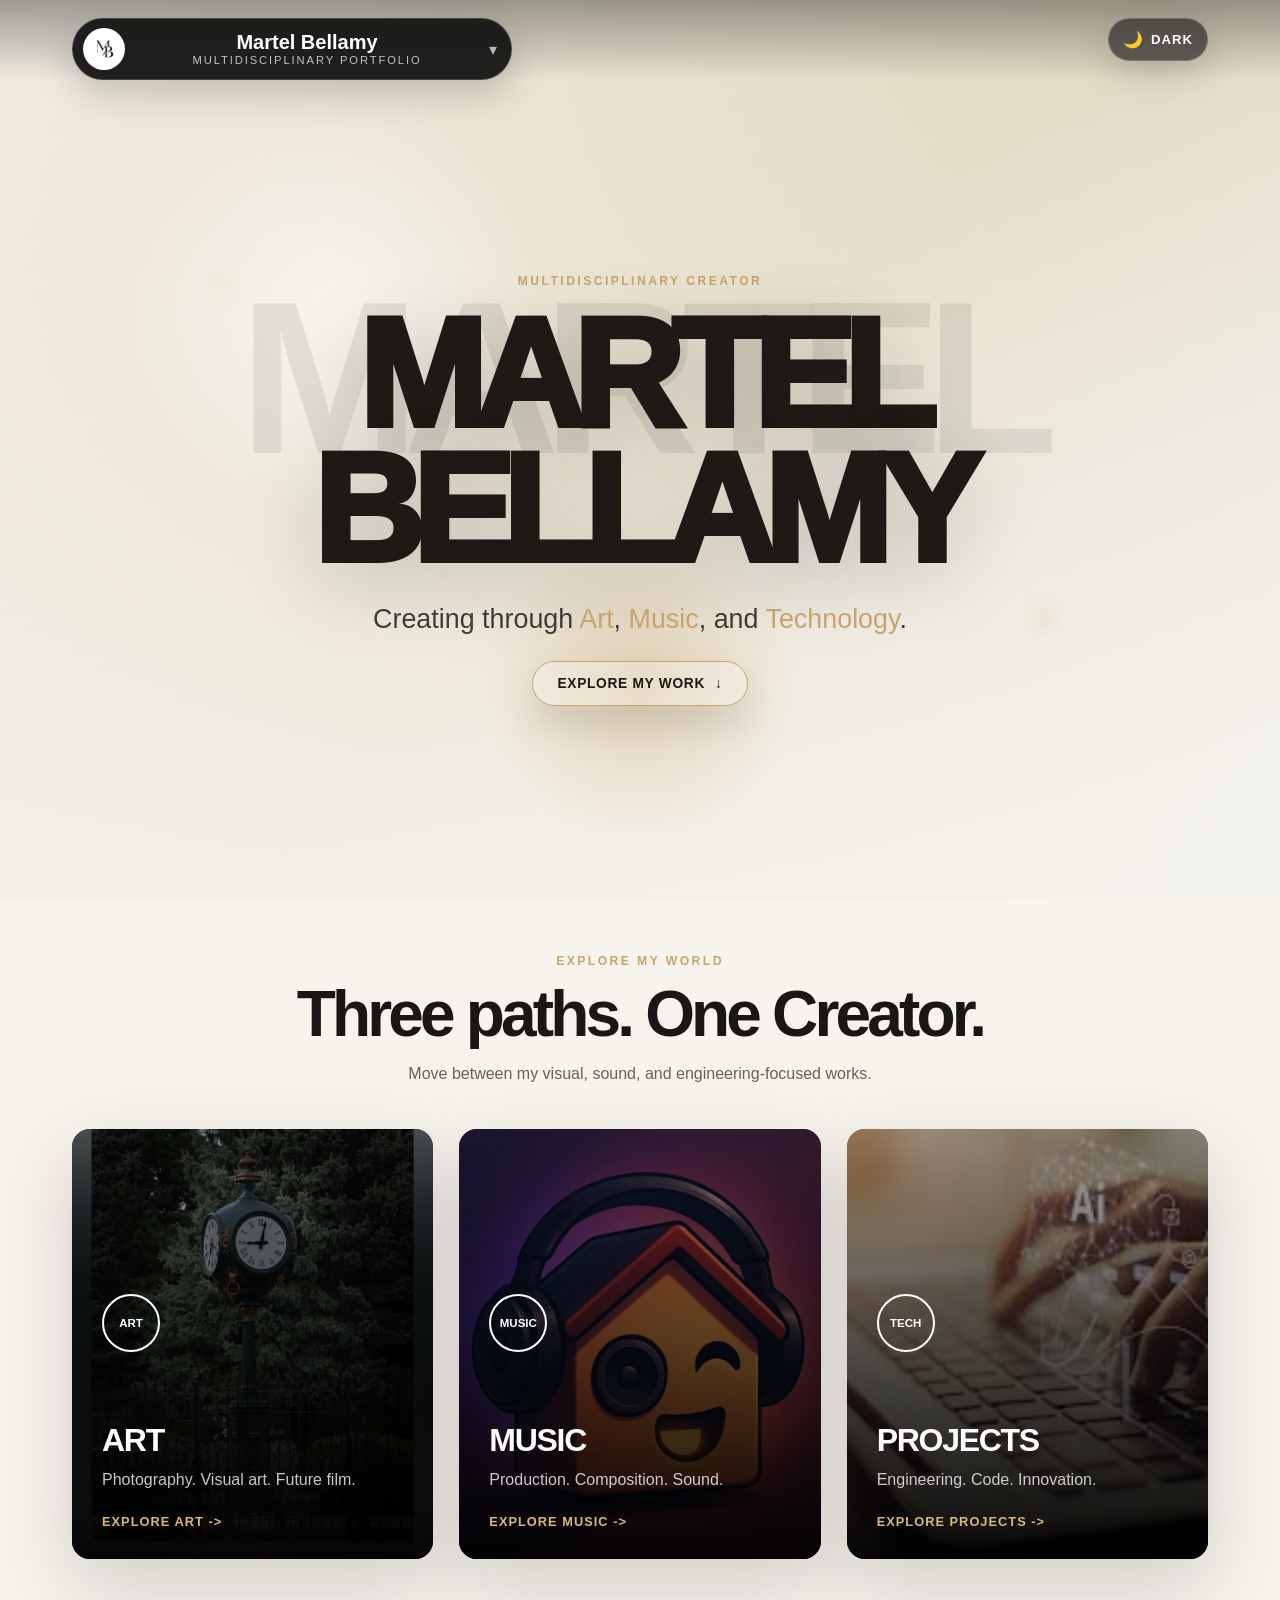
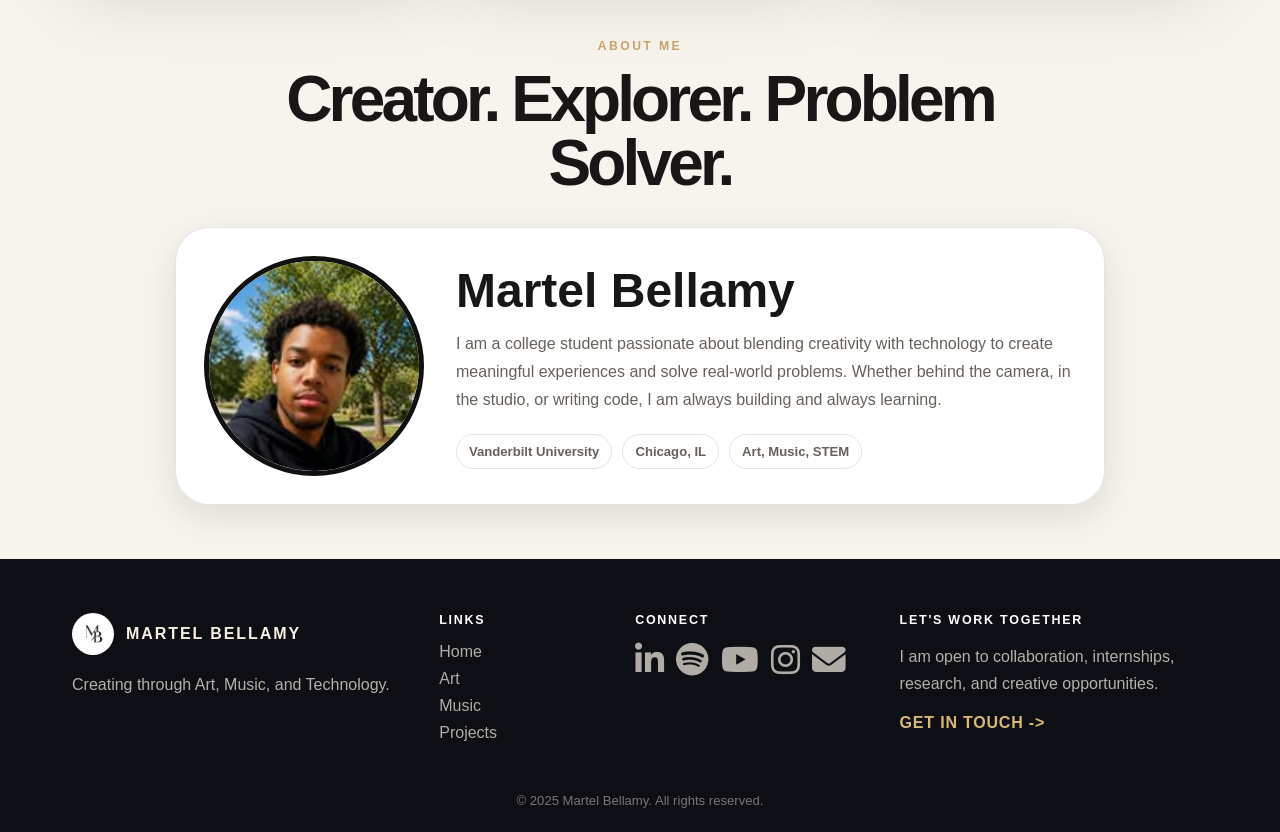
<file: index.html>
<!DOCTYPE html>
<html lang="en">
<head>
    <meta charset="UTF-8">
    <meta name="viewport" content="width=device-width, initial-scale=1.0">
    <title>Martel Bellamy | Portfolio</title>
    <link rel="stylesheet" href="style.css">
    <link rel="stylesheet" href="https://cdnjs.cloudflare.com/ajax/libs/font-awesome/6.5.2/css/all.min.css">
</head>
<body class="home-page">

    <header class="site-header">
        <div class="section-content header-content">
            <div class="brand-group">
                <button type="button" class="brand" aria-expanded="false" aria-label="Open site navigation">
                    <div class="brand-mark">
                        <img src="images/Initials.png" alt="Martel Bellamy logo">
                    </div>
                    <span class="brand-copy">
                        <span class="logo-text">Martel Bellamy</span>
                        <span class="brand-subtext">Multidisciplinary Portfolio</span>
                    </span>
                    <span class="brand-chevron" aria-hidden="true">▾</span>
                </button>

                <nav class="navbar" aria-label="Primary navigation">
                    <ul class="nav-menu">
                        <li><a href="index.html" class="nav-link">Home</a></li>
                        <li class="nav-family"><a href="art.html" class="nav-link">Art</a><div class="nav-supplements"><a href="visual-library.html">Visual Library</a><a href="film-library.html">Films</a></div></li>
                        <li class="nav-family"><a href="music.html" class="nav-link">Music</a><div class="nav-supplements"><a href="music-library.html">Library</a><a href="music-videos.html">Videos</a></div></li>
                        <li><a href="stem.html" class="nav-link">Projects</a></li>
                    </ul>
                </nav>
            </div>

            <div class="header-actions">
                <button type="button" id="themeToggle" class="theme-toggle" aria-label="Toggle dark mode" aria-pressed="false">
                    <span class="theme-toggle-icon" aria-hidden="true">🌙</span>
                    <span class="theme-toggle-text">Dark</span>
                </button>
            </div>
        </div>
    </header>

    <main class="home-main">
        <section class="home-hero" id="hero" aria-label="Portfolio introduction">
            <div class="hero-bg" aria-hidden="true">
                <span class="hero-orb orb-one"></span>
                <span class="hero-orb orb-two"></span>
                <span class="hero-orb orb-three"></span>
            </div>

            <div class="hero-inner section-content reveal-on-scroll">
                <p class="hero-eyebrow">Multidisciplinary Creator</p>
                <h1 class="hero-title">Martel Bellamy</h1>
                <p class="hero-tagline">Creating through <span>Art</span>, <span>Music</span>, and <span>Technology</span>.</p>
                <a href="#featured-pathways" class="hero-button">Explore My Work <span aria-hidden="true">↓</span></a>
            </div>
        </section>

        <section class="home-section pathway-section" id="featured-pathways">
            <div class="section-content compact-center reveal-on-scroll">
                <p class="section-kicker">Explore my world</p>
                <h2 class="section-title">Three paths. One Creator.</h2>
                <p class="section-intro">Move between my visual, sound, and engineering-focused works.</p>

                <div class="pathway-grid">
                    <a class="pathway-card art-card" href="art.html">
                        <div class="pathway-image"></div>
                        <span class="card-icon">ART</span>
                        <h3>Art</h3>
                        <p>Photography. Visual art. Future film.</p>
                        <span class="pathway-link">Explore Art -></span>
                    </a>

                    <a class="pathway-card music-card" href="music.html">
                        <div class="pathway-image"></div>
                        <span class="card-icon">MUSIC</span>
                        <h3>Music</h3>
                        <p>Production. Composition. Sound.</p>
                        <span class="pathway-link">Explore Music -></span>
                    </a>

                    <a class="pathway-card project-card" href="stem.html">
                        <div class="pathway-image"></div>
                        <span class="card-icon">TECH</span>
                        <h3>Projects</h3>
                        <p>Engineering. Code. Innovation.</p>
                        <span class="pathway-link">Explore Projects -></span>
                    </a>
                </div>

                <!-- <div class="featured-work">
                    <p class="section-kicker">Featured Work</p>
                    <div class="featured-grid">
                        <a class="feature-tile photo-feature" href="art.html">
                            <span>Featured Photo</span>
                            <strong>Golden Turn</strong>
                        </a>
                        <a class="feature-tile music-feature" href="music.html">
                            <span>Featured Track</span>
                            <strong>Coming Soon</strong>
                        </a>
                        <a class="feature-tile project-feature" href="stem.html">
                            <span>Featured Project</span>
                            <strong>Portfolio Website</strong>
                        </a>
                    </div>
                </div> -->
            </div>
        </section>

        <section class="home-section about-section" id="about">
            <div class="section-content compact-center reveal-on-scroll">
                <p class="section-kicker">About Me</p>
                <h2 class="section-title">Creator. Explorer. Problem Solver.</h2>
                <div class="about-card cinematic-card">
                    <div class="about-photo-wrap">
                        <img src="images/pfp.jpg" alt="Martel Bellamy" class="about-photo">
                    </div>
                    <div class="about-info">
                        <h3>Martel Bellamy</h3>
                        <p>I am a college student passionate about blending creativity with technology to create meaningful experiences and solve real-world problems. Whether behind the camera, in the studio, or writing code, I am always building and always learning.</p>
                        <div class="about-facts-row">
                            <span>Vanderbilt University</span>
                            <span>Chicago, IL</span>
                            <span>Art, Music, STEM</span>
                        </div>
                    </div>
                </div>
            </div>
        </section>
    </main>

    <footer class="site-footer">
        <div class="section-content footer-grid">
            <div class="footer-brand">
                <div class="footer-logo-row">
                    <img src="images/Initials.png" alt="Martel Bellamy logo">
                    <strong>Martel Bellamy</strong>
                </div>
                <p>Creating through Art, Music, and Technology.</p>
            </div>

            <div class="footer-column">
                <h3>Links</h3>
                <a href="index.html">Home</a>
                <a href="art.html">Art</a>
                <a href="music.html">Music</a>
                <a href="stem.html">Projects</a>
            </div>

            <div class="footer-column">
                <h3>Connect</h3>
                <div class="social-lineup" aria-label="Social media links">
                    <!-- <a href="#" class="social-icon" data-social="BandLab" aria-label="BandLab">
                        <i class="fa-solid fa-wave-square" aria-hidden="true"></i>
                    </a> -->
                    <a href="https://www.linkedin.com/in/martelbellamy/" target="_blank" class="social-icon" data-social="LinkedIn" aria-label="LinkedIn">
                        <i class="fa-brands fa-linkedin-in" aria-hidden="true"></i>
                    </a>
                    <a href="https://open.spotify.com/user/31jhhdififpmprruqsgvi52bbqtm" target="_blank" class="social-icon" data-social="Spotify" aria-label="Spotify">
                        <i class="fa-brands fa-spotify" aria-hidden="true"></i>
                    </a>
                    <!-- <a href="#" class="social-icon" data-social="SoundCloud" aria-label="SoundCloud">
                        <i class="fa-brands fa-soundcloud" aria-hidden="true"></i>
                    </a> -->
                    <a href="https://www.youtube.com/@tarrouz3r7" target="_blank" class="social-icon" data-social="YouTube" aria-label="YouTube">
                        <i class="fa-brands fa-youtube" aria-hidden="true"></i>
                    </a>
                    <!-- <a href="#" class="social-icon" data-social="Bandcamp" aria-label="Bandcamp">
                        <i class="fa-brands fa-bandcamp" aria-hidden="true"></i>
                    </a> -->
                    <a href="https://www.instagram.com/mteezy07.02/" target="_blank" class="social-icon" data-social="Instagram" aria-label="Instagram">
                        <i class="fa-brands fa-instagram" aria-hidden="true"></i>
                    </a>
                    <!-- <a href="#" class="social-icon" data-social="GitHub" aria-label="GitHub">
                        <i class="fa-brands fa-github" aria-hidden="true"></i>
                    </a> -->
                    <a href="mailto:martelpb2007@gmail.com" target="_blank" class="social-icon" data-social="Email" aria-label="Email">
                        <i class="fa-solid fa-envelope" aria-hidden="true"></i>
                    </a>
                </div>
            </div>

            <div class="footer-column footer-contact">
                <h3>Let's Work Together</h3>
                <p>I am open to collaboration, internships, research, and creative opportunities.</p>
                <button type="button" class="text-link-button" data-open-contact>Get in Touch -></button>
            </div>
        </div>
        <p class="footer-bottom">© 2025 Martel Bellamy. All rights reserved.</p>
    </footer>

    <div class="contact-modal" id="contactModal" aria-hidden="true">
        <div class="contact-backdrop" data-close-contact></div>
        <section class="contact-dialog" role="dialog" aria-modal="true" aria-labelledby="contactTitle">
            <button type="button" class="modal-close" data-close-contact aria-label="Close contact box">x</button>
            <p class="section-kicker">Contact</p>
            <h2 id="contactTitle">Get in Touch</h2>
            <div class="contact-list">
                <a href="mailto:martelpb2007@gmail.com">martelpb2007@gmail.com</a>
                <span>Vanderbilt University</span>
                <span>Chicago, IL / Nashville, TN</span>
            </div>
            <form class="quick-email-form" id="quickEmailForm">
                <label for="emailName">Your Name</label>
                <input id="emailName" name="name" type="text" placeholder="Your name">
                <label for="emailMessage">Quick Message</label>
                <textarea id="emailMessage" name="message" rows="5" placeholder="Write a quick message..."></textarea>
                <button type="submit" class="modal-send">Open Email Draft</button>
            </form>
        </section>
    </div>

    <script src="script.js"></script>
</body>
</html>
</file>
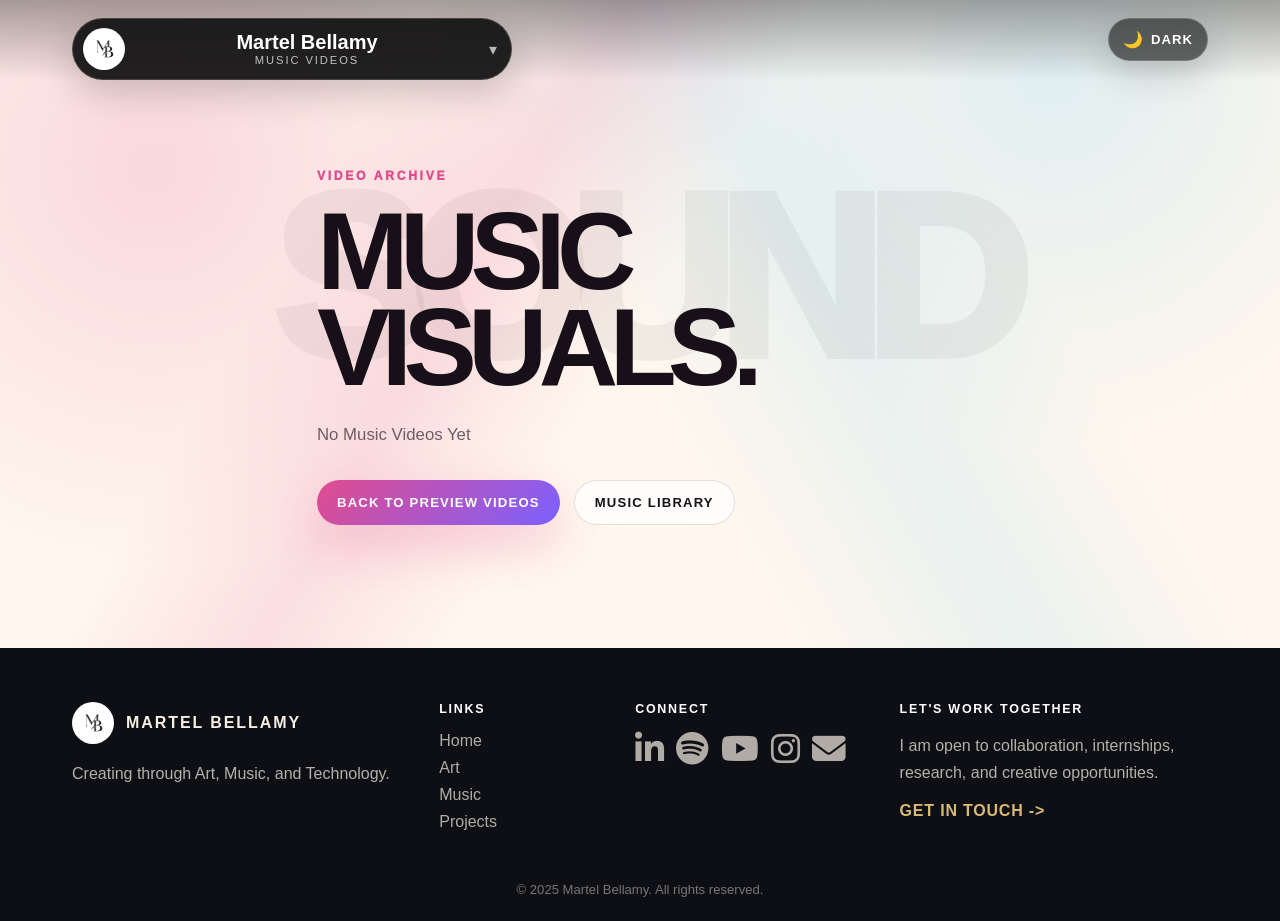
<file: music-videos.html>
<!DOCTYPE html>
<html lang="en">
<head>
    <meta charset="UTF-8">
    <meta name="viewport" content="width=device-width, initial-scale=1.0">
    <title>Martel Bellamy | Music Videos</title>
    <link rel="stylesheet" href="style.css">
    <link rel="stylesheet" href="https://cdnjs.cloudflare.com/ajax/libs/font-awesome/6.5.2/css/all.min.css">
</head>
<body class="music-page">

    <header class="site-header">
        <div class="section-content header-content">
            <div class="brand-group">
                <button type="button" class="brand" aria-expanded="false" aria-label="Open site navigation">
                    <div class="brand-mark"><img src="images/Initials.png" alt="Martel Bellamy logo"></div>
                    <span class="brand-copy"><span class="logo-text">Martel Bellamy</span><span class="brand-subtext">Music Videos</span></span>
                    <span class="brand-chevron" aria-hidden="true">▾</span>
                </button>
                <nav class="navbar" aria-label="Primary navigation">
                    <ul class="nav-menu">
                        <li><a href="index.html" class="nav-link">Home</a></li>
                        <li class="nav-family"><a href="art.html" class="nav-link">Art</a><div class="nav-supplements"><a href="visual-library.html">Visual Library</a><a href="film-library.html">Films</a></div></li>
                        <li class="nav-family"><a href="music.html" class="nav-link">Music</a><div class="nav-supplements"><a href="music-library.html">Library</a><a href="music-videos.html">Videos</a></div></li>
                        <li><a href="stem.html" class="nav-link">Projects</a></li>
                    </ul>
                </nav>
            </div>
            <div class="header-actions"><button type="button" id="themeToggle" class="theme-toggle" aria-label="Toggle dark mode" aria-pressed="false"><span class="theme-toggle-icon" aria-hidden="true">🌙</span><span class="theme-toggle-text">Dark</span></button></div>
        </div>
    </header>

    <main class="music-main archive-main">
        <section class="music-hero archive-hero"><div class="music-stage-glow" aria-hidden="true"></div><div class="section-content music-hero-copy reveal-on-scroll"><p class="music-kicker">Video Archive</p><h1>Music visuals.</h1><p>No Music Videos Yet</p><div class="music-hero-actions"><a href="music.html#preview-videos" class="music-primary-button">Back to Preview Videos</a><a href="music-library.html" class="music-secondary-button">Music Library</a></div></div></section>
        <!-- <section class="music-section section-content reveal-on-scroll"><div class="music-section-heading"><p class="music-kicker">All Videos</p><h2>Preview archive.</h2></div><div class="video-archive-grid"><article class="video-preview-card"><video controls preload="metadata" poster="music/covers/testcover.jpg"><source src="music/videos/test.mp4" type="video/mp4">Your browser does not support the video element.</video><h3>Video Archive Test 01</h3></article>
<article class="video-preview-card"><video controls preload="metadata" poster="music/covers/testcover.jpg"><source src="music/videos/test.mp4" type="video/mp4">Your browser does not support the video element.</video><h3>Video Archive Test 02</h3></article>
<article class="video-preview-card"><video controls preload="metadata" poster="music/covers/testcover.jpg"><source src="music/videos/test.mp4" type="video/mp4">Your browser does not support the video element.</video><h3>Video Archive Test 03</h3></article>
<article class="video-preview-card"><video controls preload="metadata" poster="music/covers/testcover.jpg"><source src="music/videos/test.mp4" type="video/mp4">Your browser does not support the video element.</video><h3>Video Archive Test 04</h3></article>
<article class="video-preview-card"><video controls preload="metadata" poster="music/covers/testcover.jpg"><source src="music/videos/test.mp4" type="video/mp4">Your browser does not support the video element.</video><h3>Video Archive Test 05</h3></article>
<article class="video-preview-card"><video controls preload="metadata" poster="music/covers/testcover.jpg"><source src="music/videos/test.mp4" type="video/mp4">Your browser does not support the video element.</video><h3>Video Archive Test 06</h3></article>
<article class="video-preview-card"><video controls preload="metadata" poster="music/covers/testcover.jpg"><source src="music/videos/test.mp4" type="video/mp4">Your browser does not support the video element.</video><h3>Video Archive Test 07</h3></article>
<article class="video-preview-card"><video controls preload="metadata" poster="music/covers/testcover.jpg"><source src="music/videos/test.mp4" type="video/mp4">Your browser does not support the video element.</video><h3>Video Archive Test 08</h3></article>
<article class="video-preview-card"><video controls preload="metadata" poster="music/covers/testcover.jpg"><source src="music/videos/test.mp4" type="video/mp4">Your browser does not support the video element.</video><h3>Video Archive Test 09</h3></article>
<article class="video-preview-card"><video controls preload="metadata" poster="music/covers/testcover.jpg"><source src="music/videos/test.mp4" type="video/mp4">Your browser does not support the video element.</video><h3>Video Archive Test 10</h3></article>
<article class="video-preview-card"><video controls preload="metadata" poster="music/covers/testcover.jpg"><source src="music/videos/test.mp4" type="video/mp4">Your browser does not support the video element.</video><h3>Video Archive Test 11</h3></article>
<article class="video-preview-card"><video controls preload="metadata" poster="music/covers/testcover.jpg"><source src="music/videos/test.mp4" type="video/mp4">Your browser does not support the video element.</video><h3>Video Archive Test 12</h3></article></div></section> -->
    </main>
    
    <footer class="site-footer">
        <div class="section-content footer-grid">
            <div class="footer-brand">
                <div class="footer-logo-row">
                    <img src="images/Initials.png" alt="Martel Bellamy logo">
                    <strong>Martel Bellamy</strong>
                </div>
                <p>Creating through Art, Music, and Technology.</p>
            </div>

            <div class="footer-column">
                <h3>Links</h3>
                <a href="index.html">Home</a>
                <a href="art.html">Art</a>
                <a href="music.html">Music</a>
                <a href="stem.html">Projects</a>
            </div>

            <div class="footer-column">
                <h3>Connect</h3>
                <div class="social-lineup" aria-label="Social media links">
                    <!-- <a href="#" class="social-icon" data-social="BandLab" aria-label="BandLab">
                        <i class="fa-solid fa-wave-square" aria-hidden="true"></i>
                    </a> -->
                    <a href="https://www.linkedin.com/in/martelbellamy/" target="_blank" class="social-icon" data-social="LinkedIn" aria-label="LinkedIn">
                        <i class="fa-brands fa-linkedin-in" aria-hidden="true"></i>
                    </a>
                    <a href="https://open.spotify.com/user/31jhhdififpmprruqsgvi52bbqtm" target="_blank" class="social-icon" data-social="Spotify" aria-label="Spotify">
                        <i class="fa-brands fa-spotify" aria-hidden="true"></i>
                    </a>
                    <!-- <a href="#" class="social-icon" data-social="SoundCloud" aria-label="SoundCloud">
                        <i class="fa-brands fa-soundcloud" aria-hidden="true"></i>
                    </a> -->
                    <a href="https://www.youtube.com/@tarrouz3r7" target="_blank" class="social-icon" data-social="YouTube" aria-label="YouTube">
                        <i class="fa-brands fa-youtube" aria-hidden="true"></i>
                    </a>
                    <!-- <a href="#" class="social-icon" data-social="Bandcamp" aria-label="Bandcamp">
                        <i class="fa-brands fa-bandcamp" aria-hidden="true"></i>
                    </a> -->
                    <a href="https://www.instagram.com/mteezy07.02/" target="_blank" class="social-icon" data-social="Instagram" aria-label="Instagram">
                        <i class="fa-brands fa-instagram" aria-hidden="true"></i>
                    </a>
                    <!-- <a href="#" class="social-icon" data-social="GitHub" aria-label="GitHub">
                        <i class="fa-brands fa-github" aria-hidden="true"></i>
                    </a> -->
                    <a href="mailto:martelpb2007@gmail.com" target="_blank" class="social-icon" data-social="Email" aria-label="Email">
                        <i class="fa-solid fa-envelope" aria-hidden="true"></i>
                    </a>
                </div>
            </div>
            
            <div class="footer-column footer-contact">
                <h3>Let's Work Together</h3>
                <p>I am open to collaboration, internships, research, and creative opportunities.</p>
                <button type="button" class="text-link-button" data-open-contact>Get in Touch -></button>
            </div>
        </div>
        <p class="footer-bottom">© 2025 Martel Bellamy. All rights reserved.</p>
    </footer>

    <div class="contact-modal" id="contactModal" aria-hidden="true"><div class="contact-backdrop" data-close-contact></div><section class="contact-dialog" role="dialog" aria-modal="true" aria-labelledby="contactTitle"><button type="button" class="modal-close" data-close-contact aria-label="Close contact box">x</button><p class="section-kicker">Contact</p><h2 id="contactTitle">Get in Touch</h2><div class="contact-list"><a href="mailto:martelpb2007@gmail.com">martelpb2007@gmail.com</a><span>Vanderbilt University</span><span>Chicago, IL / Nashville, TN</span></div><form class="quick-email-form" id="quickEmailForm"><label for="emailName">Your Name</label><input id="emailName" name="name" type="text" placeholder="Your name"><label for="emailMessage">Quick Message</label><textarea id="emailMessage" name="message" rows="5" placeholder="Write a quick message..."></textarea><button type="submit" class="modal-send">Open Email Draft</button></form></section></div>
    <script src="script.js"></script>
</body>
</html>
</file>
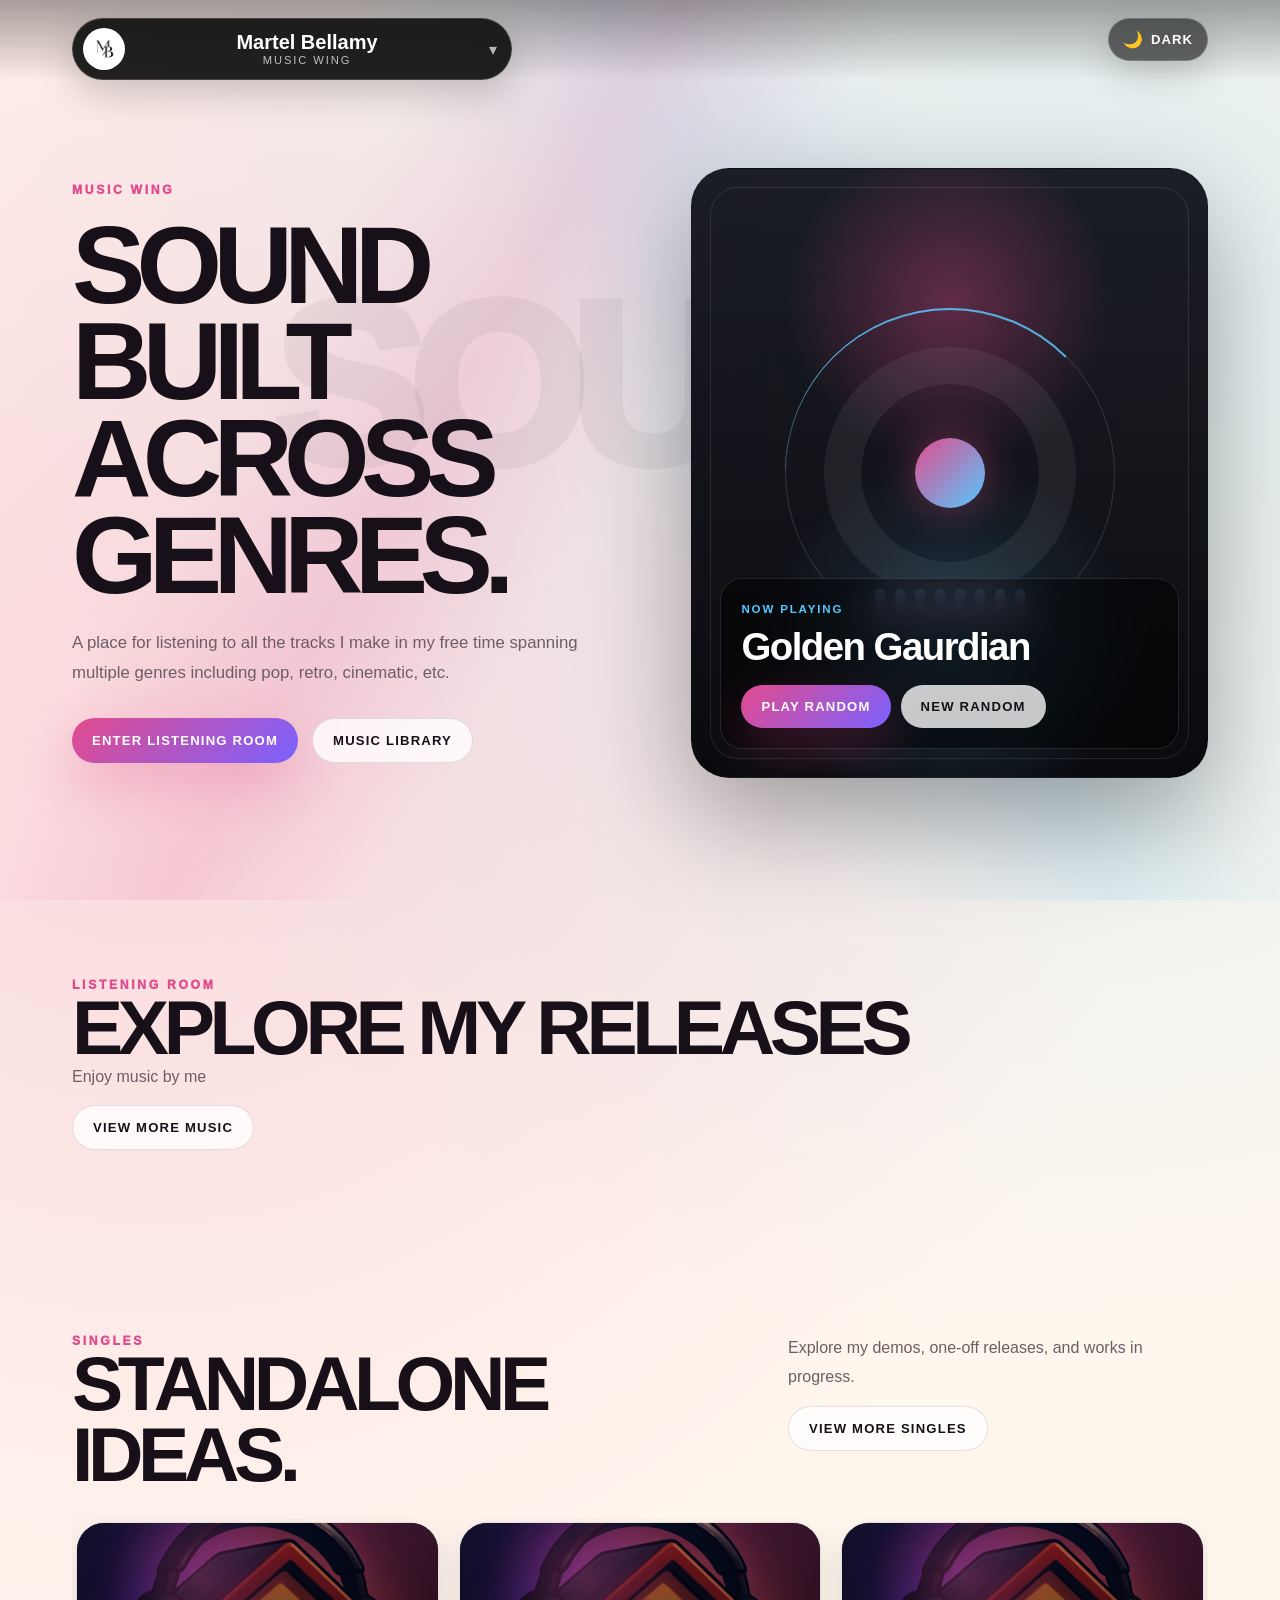
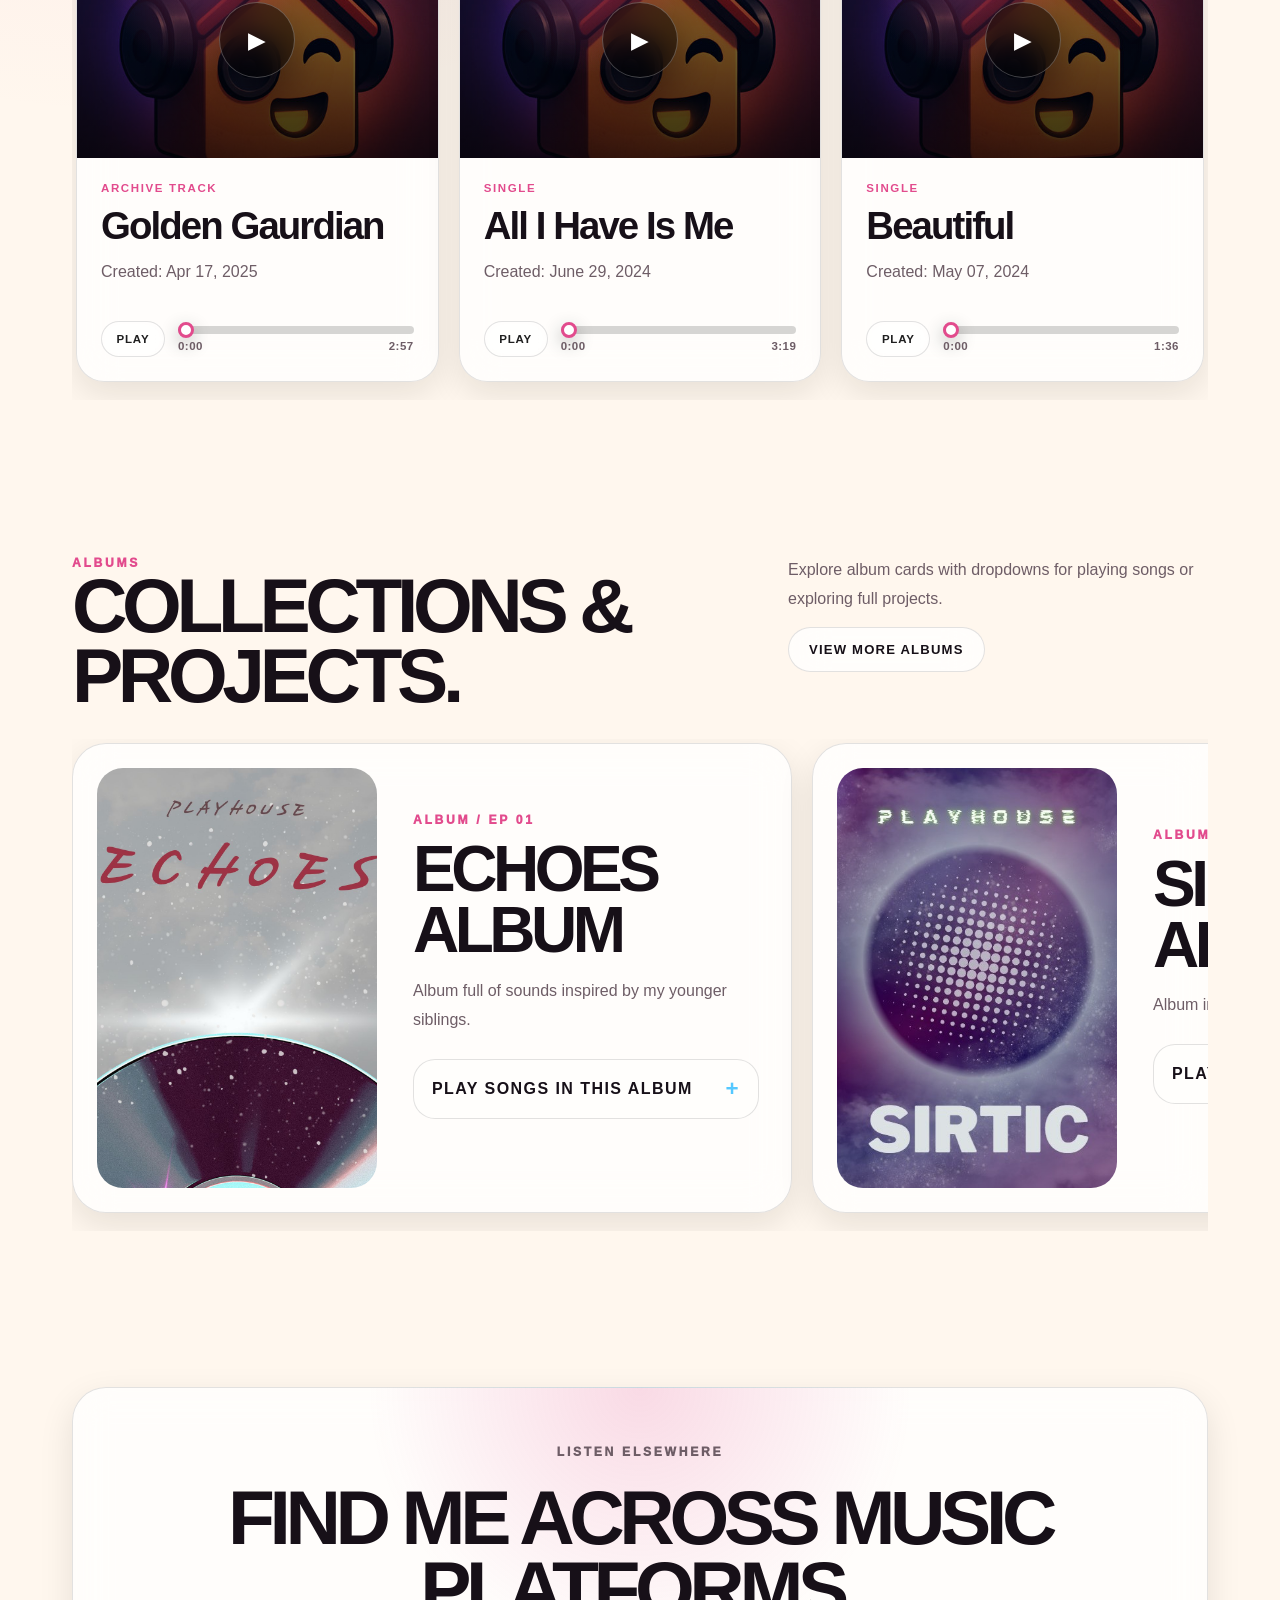
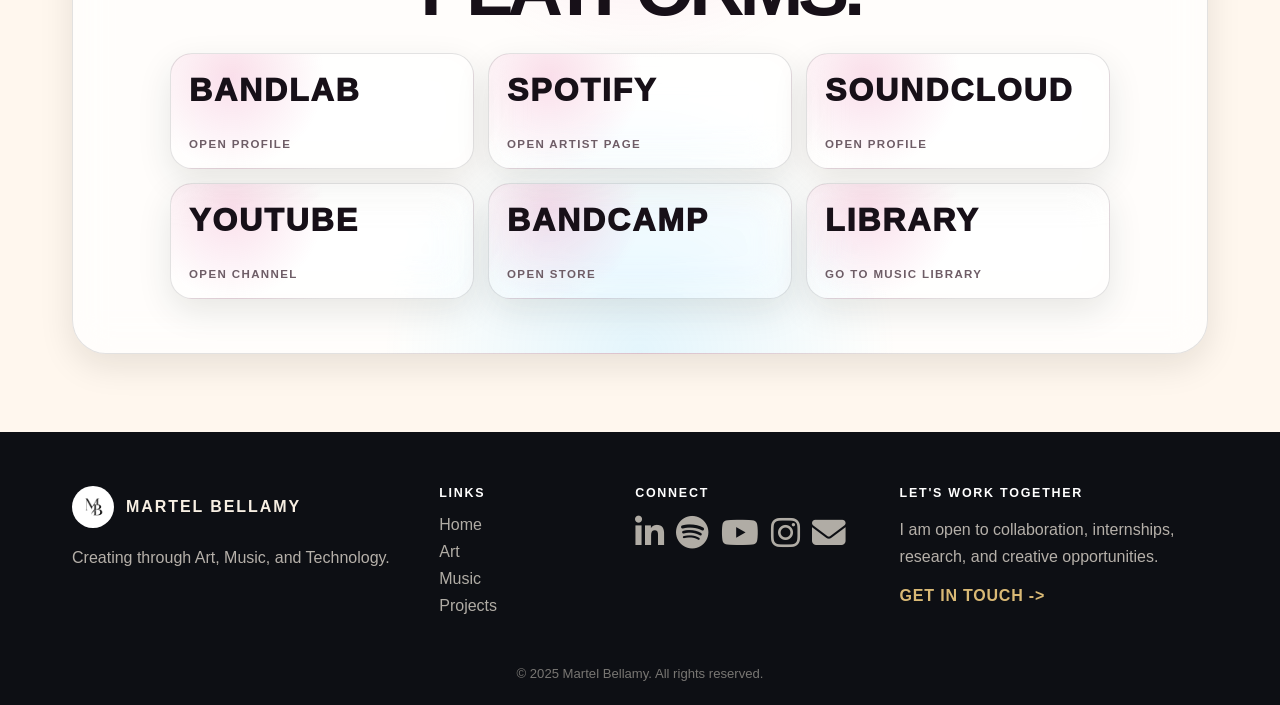
<file: music.html>
<!DOCTYPE html>
<html lang="en">
<head>
    <meta charset="UTF-8">
    <meta name="viewport" content="width=device-width, initial-scale=1.0">
    <title>Martel Bellamy | Music</title>
    <link rel="stylesheet" href="style.css">
    <link rel="stylesheet" href="https://cdnjs.cloudflare.com/ajax/libs/font-awesome/6.5.2/css/all.min.css">
</head>
<body class="music-page">

    <header class="site-header">
        <div class="section-content header-content">
            <div class="brand-group">
                <button type="button" class="brand" aria-expanded="false" aria-label="Open site navigation">
                    <div class="brand-mark"><img src="images/Initials.png" alt="Martel Bellamy logo"></div>
                    <span class="brand-copy"><span class="logo-text">Martel Bellamy</span><span class="brand-subtext">Music Wing</span></span>
                    <span class="brand-chevron" aria-hidden="true">▾</span>
                </button>
                <nav class="navbar" aria-label="Primary navigation">
                    <ul class="nav-menu">
                        <li><a href="index.html" class="nav-link">Home</a></li>
                        <li class="nav-family"><a href="art.html" class="nav-link">Art</a><div class="nav-supplements"><a href="visual-library.html">Visual Library</a><a href="film-library.html">Films</a></div></li>
                        <li class="nav-family"><a href="music.html" class="nav-link">Music</a><div class="nav-supplements"><a href="music-library.html">Library</a><a href="music-videos.html">Videos</a></div></li>
                        <li><a href="stem.html" class="nav-link">Projects</a></li>
                    </ul>
                </nav>
            </div>
            <div class="header-actions"><button type="button" id="themeToggle" class="theme-toggle" aria-label="Toggle dark mode" aria-pressed="false"><span class="theme-toggle-icon" aria-hidden="true">🌙</span><span class="theme-toggle-text">Dark</span></button></div>
        </div>
    </header>

    <main class="music-main">
        <section class="music-hero" aria-label="Music page introduction">
            <div class="music-stage-glow" aria-hidden="true"></div>
            <div class="section-content music-hero-grid reveal-on-scroll">
                <div class="music-hero-copy">
                    <p class="music-kicker">Music Wing</p>
                    <h1>Sound built across genres.</h1>
                    <p>A place for listening to all the tracks I make in my free time spanning multiple genres including pop, retro, cinematic, etc.</p>
                    <div class="music-hero-actions"><a href="#listening-room" class="music-primary-button">Enter Listening Room</a><a href="music-library.html" class="music-secondary-button">Music Library</a></div>
                </div>
                <div class="stage-card" aria-label="Random music player">
                    <div class="record-orbit" aria-hidden="true"><span></span></div>
                    <div class="visualizer-bars" aria-hidden="true"><span></span><span></span><span></span><span></span><span></span><span></span><span></span><span></span></div>
                    <div class="stage-card-copy random-player" data-random-player>
                        <span>Now Playing</span><strong id="randomTrackTitle">Original Sounds</strong><p id="randomTrackDescription">Press play to hear a random placeholder song from music/audio.</p>
                        <audio id="randomAudioPlayer" preload="metadata"><source src="music/audio/test.mp3" type="audio/mp3"></audio>
                        <div class="random-player-actions"><button type="button" class="music-primary-button" id="randomPlayPause">Play Random</button><button type="button" class="music-secondary-button" id="randomNextTrack">New Random</button></div>
                    </div>
                </div>
            </div>
        </section>

        <section class="music-section section-content reveal-on-scroll" id="listening-room">
            <div class="music-section-heading with-view-more">
                <div>
                    <p class="music-kicker">Listening Room</p>
                    <h2>Explore My Releases</h2>
                    <p class="music-heading-note">Enjoy music by me</p>
                </div>
                <a href="music-library.html" class="music-secondary-button view-more-button">View More Music</a>
            </div>

            <!-- <div class="music-filter" aria-label="Filter music cards">
                <button type="button" class="active" data-music-filter="all">All</button>
                <button type="button" data-music-filter="beats">Beats</button>
                <button type="button" data-music-filter="experimental">Experimental</button>
                <button type="button" data-music-filter="cinematic">Cinematic</button>
            </div>
            
            <div class="track-grid media-scroll track-scroll">
                <article class="track-card filter-track featured-track" data-genre="beats experimental cinematic">
                    <div class="track-art has-cover playable-cover"><img src="music/covers/cover.jpg" alt="Featured Track Test cover art"><button type="button" class="cover-play-button" data-audio-toggle aria-label="Play or pause Featured Track Test">▶</button></div>
                    <div class="track-info"><p>Featured Track</p><h3>Featured Track Test</h3><span>Main spotlight track for the music page.</span></div>
                    <div class="custom-audio-control" data-audio-control>
                        <button type="button" class="inline-play-button" data-audio-toggle>Play</button>
                        <div class="audio-progress-area">
                            <input type="range" class="audio-progress" value="0" min="0" max="100" step="0.1" aria-label="Progress for Featured Track Test">
                            <div class="audio-time"><span class="current-time">0:00</span><span class="duration">0:00</span></div>
                        </div>
                        <audio class="custom-audio" preload="metadata" controlsList="nodownload"><source src="music/audio/test.mp3" type="audio/mp3">Your browser does not support the audio element.</audio>
                    </div>
                </article>

                <article class="track-card filter-track " data-genre="beats">
                    <div class="track-art has-cover playable-cover"><img src="music/covers/cover.jpg" alt="Instrumental Test cover art"><button type="button" class="cover-play-button" data-audio-toggle aria-label="Play or pause Instrumental Test">▶</button></div>
                    <div class="track-info"><p>Beat / Instrumental</p><h3>Instrumental Test</h3><span>Placeholder for a beat, instrumental, or production idea.</span></div>
                    <div class="custom-audio-control" data-audio-control>
                        <button type="button" class="inline-play-button" data-audio-toggle>Play</button>
                        <div class="audio-progress-area">
                            <input type="range" class="audio-progress" value="0" min="0" max="100" step="0.1" aria-label="Progress for Instrumental Test">
                            <div class="audio-time"><span class="current-time">0:00</span><span class="duration">0:00</span></div>
                        </div>
                        <audio class="custom-audio" preload="metadata" controlsList="nodownload"><source src="music/audio/test.mp3" type="audio/mp3">Your browser does not support the audio element.</audio>
                    </div>
                </article>

                <article class="track-card filter-track " data-genre="beats">
                    <div class="track-art has-cover playable-cover"><img src="music/covers/cover.jpg" alt="Beat Test 02 cover art"><button type="button" class="cover-play-button" data-audio-toggle aria-label="Play or pause Beat Test 02">▶</button></div>
                    <div class="track-info"><p>Beat Sketch</p><h3>Beat Test 02</h3><span>Another beat card for future production work.</span></div>
                    <div class="custom-audio-control" data-audio-control>
                        <button type="button" class="inline-play-button" data-audio-toggle>Play</button>
                        <div class="audio-progress-area">
                            <input type="range" class="audio-progress" value="0" min="0" max="100" step="0.1" aria-label="Progress for Beat Test 02">
                            <div class="audio-time"><span class="current-time">0:00</span><span class="duration">0:00</span></div>
                        </div>
                        <audio class="custom-audio" preload="metadata" controlsList="nodownload"><source src="music/audio/test.mp3" type="audio/mp3">Your browser does not support the audio element.</audio>
                    </div>
                </article>

                <article class="track-card filter-track " data-genre="experimental cinematic">
                    <div class="track-art has-cover playable-cover"><img src="music/covers/cover.jpg" alt="Experimental Test cover art"><button type="button" class="cover-play-button" data-audio-toggle aria-label="Play or pause Experimental Test">▶</button></div>
                    <div class="track-info"><p>Experimental Sound</p><h3>Experimental Test</h3><span>Placeholder for unusual textures, genre blends, and sound experiments.</span></div>
                    <div class="custom-audio-control" data-audio-control>
                        <button type="button" class="inline-play-button" data-audio-toggle>Play</button>
                        <div class="audio-progress-area">
                            <input type="range" class="audio-progress" value="0" min="0" max="100" step="0.1" aria-label="Progress for Experimental Test">
                            <div class="audio-time"><span class="current-time">0:00</span><span class="duration">0:00</span></div>
                        </div>
                        <audio class="custom-audio" preload="metadata" controlsList="nodownload"><source src="music/audio/test.mp3" type="audio/mp3">Your browser does not support the audio element.</audio>
                    </div>
                </article>

                <article class="track-card filter-track " data-genre="experimental">
                    <div class="track-art has-cover playable-cover"><img src="music/covers/cover.jpg" alt="Experimental Test 02 cover art"><button type="button" class="cover-play-button" data-audio-toggle aria-label="Play or pause Experimental Test 02">▶</button></div>
                    <div class="track-info"><p>Experimental Sketch</p><h3>Experimental Test 02</h3><span>A second experimental slot for genre-bending ideas.</span></div>
                    <div class="custom-audio-control" data-audio-control>
                        <button type="button" class="inline-play-button" data-audio-toggle>Play</button>
                        <div class="audio-progress-area">
                            <input type="range" class="audio-progress" value="0" min="0" max="100" step="0.1" aria-label="Progress for Experimental Test 02">
                            <div class="audio-time"><span class="current-time">0:00</span><span class="duration">0:00</span></div>
                        </div>
                        <audio class="custom-audio" preload="metadata" controlsList="nodownload"><source src="music/audio/test.mp3" type="audio/mp3">Your browser does not support the audio element.</audio>
                    </div>
                </article>

                <article class="track-card filter-track " data-genre="cinematic">
                    <div class="track-art has-cover playable-cover"><img src="music/covers/cover.jpg" alt="Cinematic Test 01 cover art"><button type="button" class="cover-play-button" data-audio-toggle aria-label="Play or pause Cinematic Test 01">▶</button></div>
                    <div class="track-info"><p>Cinematic Sketch</p><h3>Cinematic Test 01</h3><span>A soundtrack-style placeholder for film or atmospheric ideas.</span></div>
                    <div class="custom-audio-control" data-audio-control>
                        <button type="button" class="inline-play-button" data-audio-toggle>Play</button>
                        <div class="audio-progress-area">
                            <input type="range" class="audio-progress" value="0" min="0" max="100" step="0.1" aria-label="Progress for Cinematic Test 01">
                            <div class="audio-time"><span class="current-time">0:00</span><span class="duration">0:00</span></div>
                        </div>
                        <audio class="custom-audio" preload="metadata" controlsList="nodownload"><source src="music/audio/test.mp3" type="audio/mp3">Your browser does not support the audio element.</audio>
                    </div>
                </article>

                <article class="track-card filter-track " data-genre="beats experimental">
                    <div class="track-art has-cover playable-cover"><img src="music/covers/cover.jpg" alt="Hybrid Test 01 cover art"><button type="button" class="cover-play-button" data-audio-toggle aria-label="Play or pause Hybrid Test 01">▶</button></div>
                    <div class="track-info"><p>Hybrid Track</p><h3>Hybrid Test 01</h3><span>A mixed-style placeholder that can fit multiple audiences.</span></div>
                    <div class="custom-audio-control" data-audio-control>
                        <button type="button" class="inline-play-button" data-audio-toggle>Play</button>
                        <div class="audio-progress-area">
                            <input type="range" class="audio-progress" value="0" min="0" max="100" step="0.1" aria-label="Progress for Hybrid Test 01">
                            <div class="audio-time"><span class="current-time">0:00</span><span class="duration">0:00</span></div>
                        </div>
                        <audio class="custom-audio" preload="metadata" controlsList="nodownload"><source src="music/audio/test.mp3" type="audio/mp3">Your browser does not support the audio element.</audio>
                    </div>
                </article>

                <article class="track-card filter-track " data-genre="beats cinematic">
                    <div class="track-art has-cover playable-cover"><img src="music/covers/cover.jpg" alt="Cinematic Beat Test cover art"><button type="button" class="cover-play-button" data-audio-toggle aria-label="Play or pause Cinematic Beat Test">▶</button></div>
                    <div class="track-info"><p>Cinematic Beat</p><h3>Cinematic Beat Test</h3><span>A beat with cinematic energy and future visual potential.</span></div>
                    <div class="custom-audio-control" data-audio-control>
                        <button type="button" class="inline-play-button" data-audio-toggle>Play</button>
                        <div class="audio-progress-area">
                            <input type="range" class="audio-progress" value="0" min="0" max="100" step="0.1" aria-label="Progress for Cinematic Beat Test">
                            <div class="audio-time"><span class="current-time">0:00</span><span class="duration">0:00</span></div>
                        </div>
                        <audio class="custom-audio" preload="metadata" controlsList="nodownload"><source src="music/audio/test.mp3" type="audio/mp3">Your browser does not support the audio element.</audio>
                    </div>
                </article>
            </div> -->
        </section>

        <section class="music-section section-content reveal-on-scroll" id="singles">
            <div class="music-section-heading split-heading with-view-more">
                <div>
                    <p class="music-kicker">Singles</p>
                    <h2>Standalone ideas.</h2>
                </div>
                <div class="section-actions">
                    <p class="music-heading-note">Explore my demos, one-off releases, and works in progress.</p>
                    <a href="music-library.html#singles" class="music-secondary-button view-more-button">View More Singles</a>
                </div>
            </div>

            <div class="track-grid media-scroll singles-layout">
                <article class="track-card filter-track " data-genre="beats">
                    <div class="track-art has-cover playable-cover">
                        <img src="music/covers/cover.jpg" alt="Golden Gaurdian cover art">
                        <button type="button" class="cover-play-button" data-audio-toggle aria-label="Play or pause Golden Gaurdian">▶</button>
                    </div>
                    <div class="track-info">
                        <p>Archive Track</p>
                        <h3>Golden Gaurdian</h3>
                        <span>Created: Apr 17, 2025</span>
                    </div>
                    <div class="custom-audio-control" data-audio-control>
                        <button type="button" class="inline-play-button" data-audio-toggle>Play</button>
                        <div class="audio-progress-area">
                            <input type="range" class="audio-progress" value="0" min="0" max="100" step="0.1" aria-label="Progress for Golden Gaurdian">
                            <div class="audio-time">
                                <span class="current-time">0:00</span>
                                <span class="duration">0:00</span>
                            </div>
                        </div>
                        <audio class="custom-audio" preload="metadata" controlsList="nodownload"><source src="music/audio/singles/golden-gaurdian.mp3" type="audio/mp3">Your browser does not support the audio element.</audio>
                    </div>
                </article>

                <article class="track-card filter-track " data-genre="beats cinematic">
                    <div class="track-art has-cover playable-cover">
                        <img src="music/covers/cover.jpg" alt="All I Have Is Me cover art">
                        <button type="button" class="cover-play-button" data-audio-toggle aria-label="Play or pause All I Have Is Me">▶</button>
                    </div>
                    <div class="track-info">
                        <p>Single</p>
                        <h3>All I Have Is Me</h3>
                        <span>Created: June 29, 2024</span>
                    </div>
                    <div class="custom-audio-control" data-audio-control>
                        <button type="button" class="inline-play-button" data-audio-toggle>Play</button>
                        <div class="audio-progress-area">
                            <input type="range" class="audio-progress" value="0" min="0" max="100" step="0.1" aria-label="Progress for All I Have Is Me">
                            <div class="audio-time">
                                <span class="current-time">0:00</span>
                                <span class="duration">0:00</span>
                            </div>
                        </div>
                        <audio class="custom-audio" preload="metadata" controlsList="nodownload"><source src="music/audio/singles/all-i-have-is-me.mp3" type="audio/mp3">Your browser does not support the audio element.</audio>
                    </div>
                </article>

                <article class="track-card filter-track " data-genre="beats cinematic">
                    <div class="track-art has-cover playable-cover">
                        <img src="music/covers/cover.jpg" alt="Beautiful cover art">
                        <button type="button" class="cover-play-button" data-audio-toggle aria-label="Play or pause Beautiful">▶</button>
                    </div>
                    <div class="track-info">
                        <p>Single</p>
                        <h3>Beautiful</h3>
                        <span>Created: May 07, 2024</span>
                    </div>
                    <div class="custom-audio-control" data-audio-control>
                        <button type="button" class="inline-play-button" data-audio-toggle>Play</button>
                        <div class="audio-progress-area">
                            <input type="range" class="audio-progress" value="0" min="0" max="100" step="0.1" aria-label="Progress for Beautiful">
                            <div class="audio-time">
                                <span class="current-time">0:00</span>
                                <span class="duration">0:00</span>
                            </div>
                        </div>
                        <audio class="custom-audio" preload="metadata" controlsList="nodownload"><source src="music/audio/singles/beautiful.mp3" type="audio/mp3">Your browser does not support the audio element.</audio>
                    </div>
                </article>

                
            </div>
        </section>

        <section class="music-section section-content reveal-on-scroll" id="albums">
            <div class="music-section-heading split-heading with-view-more">
                <div>
                    <p class="music-kicker">Albums</p>
                    <h2>Collections & projects.</h2></div>
                    <div class="section-actions">
                        <p class="music-heading-note">Explore album cards with dropdowns for playing songs or exploring full projects.</p>
                        <a href="music-library.html#albums" class="music-secondary-button view-more-button">View More Albums</a>
                    </div>
                </div>
            <div class="album-scroll media-scroll">
                <article class="album-stage-card media-album-card">
                    <div class="album-art-panel"><img src="music/covers/albums/echoes.jpg" alt="Echoes Album cover art"></div>
                    <div class="album-details-panel">
                        <p class="music-kicker">Album / EP 01</p>
                        <h3>Echoes Album</h3>
                        <p>Album full of sounds inspired by my younger siblings.</p>
                        <details class="album-dropdown">
                            <summary>Play songs in this album</summary>
                            <div class="album-track-list">
                                <div class="album-track" data-audio-control>
                                    <span>01</span>
                                    <strong>Supernatural</strong>
                                    <button type="button" class="album-play-button" data-audio-toggle aria-label="Play or pause Supernatural">▶</button>
                                    <div class="album-progress-area">
                                        <input type="range" class="audio-progress" value="0" min="0" max="100" step="0.1" aria-label="Progress for Supernatural">
                                        <div class="audio-time">
                                            <span class="current-time">0:00</span>
                                            <span class="duration">0:00</span>
                                        </div>
                                    </div>
                                    <audio class="custom-audio" preload="metadata" controlsList="nodownload"><source src="music/audio/albums/echoes/supernatural.mp3" type="audio/mp3">Your browser does not support the audio element.</audio>
                                </div>

                                <div class="album-track" data-audio-control>
                                    <span>02</span>
                                    <strong>Eagles Journey</strong>
                                    <button type="button" class="album-play-button" data-audio-toggle aria-label="Play or pause Test Eagles Journey">▶</button>
                                    <div class="album-progress-area"><input type="range" class="audio-progress" value="0" min="0" max="100" step="0.1" aria-label="Progress for Test Eagles Journey">
                                        <div class="audio-time">
                                            <span class="current-time">0:00</span>
                                            <span class="duration">0:00</span>
                                        </div>
                                    </div>
                                    <audio class="custom-audio" preload="metadata" controlsList="nodownload"><source src="music/audio/albums/echoes/eagles-journey.mp3" type="audio/mp3">Your browser does not support the audio element.</audio>
                                </div>

                                <div class="album-track" data-audio-control>
                                    <span>03</span>
                                    <strong>The Way We Rock</strong>
                                    <button type="button" class="album-play-button" data-audio-toggle aria-label="Play or pause Test The Way We Rock">▶</button>
                                    <div class="album-progress-area">
                                        <input type="range" class="audio-progress" value="0" min="0" max="100" step="0.1" aria-label="Progress for The Way We Rock">
                                        <div class="audio-time">
                                            <span class="current-time">0:00</span>
                                            <span class="duration">0:00</span>
                                        </div>
                                    </div>
                                    <audio class="custom-audio" preload="metadata" controlsList="nodownload"><source src="music/audio/albums/echoes/the-way-we-rock.mp3" type="audio/mp3">Your browser does not support the audio element.</audio>
                                </div>

                                <div class="album-track" data-audio-control>
                                <span>04</span>
                                <strong>Mooretown</strong>
                                <button type="button" class="album-play-button" data-audio-toggle aria-label="Play or pause Mooretown">▶</button>
                                <div class="album-progress-area">
                                    <input type="range" class="audio-progress" value="0" min="0" max="100" step="0.1" aria-label="Progress for Mooretown">
                                    <div class="audio-time">
                                        <span class="current-time">0:00</span>
                                        <span class="duration">0:00</span>
                                    </div>
                                </div>
                                <audio class="custom-audio" preload="metadata" controlsList="nodownload"><source src="music/audio/albums/echoes/mooretown.mp3" type="audio/mp3">Your browser does not support the audio element.</audio>
                                </div>

                                <div class="album-track" data-audio-control>
                                    <span>05</span>
                                    <strong>Hopes & Dreams</strong>
                                    <button type="button" class="album-play-button" data-audio-toggle aria-label="Play or pause Test Hopes & Dreams">▶</button>
                                    <div class="album-progress-area">
                                        <input type="range" class="audio-progress" value="0" min="0" max="100" step="0.1" aria-label="Progress for Test Hopes & Dreams">
                                        <div class="audio-time">
                                            <span class="current-time">0:00</span>
                                            <span class="duration">0:00</span>
                                        </div>
                                    </div>
                                    <audio class="custom-audio" preload="metadata" controlsList="nodownload"><source src="music/audio/albums/echoes/hopes-and-dreams.mp3" type="audio/mp3">Your browser does not support the audio element.</audio>
                                </div>

                                <div class="album-track" data-audio-control>
                                    <span>06</span>
                                    <strong>Alliance</strong>
                                    <button type="button" class="album-play-button" data-audio-toggle aria-label="Play or pause Alliance">▶</button>
                                    <div class="album-progress-area">
                                        <input type="range" class="audio-progress" value="0" min="0" max="100" step="0.1" aria-label="Progress for Alliance">
                                        <div class="audio-time">
                                            <span class="current-time">0:00</span>
                                            <span class="duration">0:00</span>
                                        </div>
                                    </div>
                                    <audio class="custom-audio" preload="metadata" controlsList="nodownload"><source src="music/audio/albums/echoes/alliance.mp3" type="audio/mp3">Your browser does not support the audio element.</audio>
                                </div>

                                <div class="album-track" data-audio-control>
                                    <span>07</span>
                                    <strong>Sob Stories</strong>
                                    <button type="button" class="album-play-button" data-audio-toggle aria-label="Play or pause Sob Stories">▶</button>
                                    <div class="album-progress-area">
                                        <input type="range" class="audio-progress" value="0" min="0" max="100" step="0.1" aria-label="Progress for Sob Stories">
                                        <div class="audio-time">
                                            <span class="current-time">0:00</span>
                                            <span class="duration">0:00</span>
                                        </div>
                                    </div>
                                    <audio class="custom-audio" preload="metadata" controlsList="nodownload"><source src="music/audio/albums/echoes/sob-stories.mp3" type="audio/mp3">Your browser does not support the audio element.</audio>
                                </div>
                            </div>
                        </details>
                    </div>
                </article>
                
                <article class="album-stage-card media-album-card">
                    <div class="album-art-panel"><img src="music/covers/albums/sirtic.jpg" alt="Sirtic Album cover art"></div>
                    <div class="album-details-panel">
                        <p class="music-kicker">Album / EP 02</p>
                        <h3>SIRTIC Album</h3>
                        <p>Album inspired by a citris-like feeling.</p>
                        <details class="album-dropdown">
                            <summary>Play songs in this album</summary>
                            <div class="album-track-list">
                                <div class="album-track" data-audio-control>
                                    <span>01</span>
                                    <strong>Cloud9</strong>
                                    <button type="button" class="album-play-button" data-audio-toggle aria-label="Play or pause Cloud9">▶</button>
                                    <div class="album-progress-area">
                                        <input type="range" class="audio-progress" value="0" min="0" max="100" step="0.1" aria-label="Progress for Test Cloud9">
                                        <div class="audio-time">
                                            <span class="current-time">0:00</span>
                                            <span class="duration">0:00</span>
                                        </div>
                                    </div>
                                    <audio class="custom-audio" preload="metadata" controlsList="nodownload"><source src="music/audio/albums/sirtic/cloud9.mp3" type="audio/mp3">Your browser does not support the audio element.</audio>
                                </div>
                                <div class="album-track" data-audio-control>
                                    <span>02</span>
                                    <strong>Over</strong>
                                    <button type="button" class="album-play-button" data-audio-toggle aria-label="Play or pause Over">▶</button>
                                    <div class="album-progress-area"><input type="range" class="audio-progress" value="0" min="0" max="100" step="0.1" aria-label="Progress for Test Over">
                                        <div class="audio-time">
                                            <span class="current-time">0:00</span>
                                            <span class="duration">0:00</span>
                                        </div>
                                    </div>
                                    <audio class="custom-audio" preload="metadata" controlsList="nodownload"><source src="music/audio/albums/sirtic/over.mp3" type="audio/mp3">Your browser does not support the audio element.</audio>
                                </div>
                                <div class="album-track" data-audio-control>
                                    <span>03</span>
                                    <strong>Wonderland</strong>
                                    <button type="button" class="album-play-button" data-audio-toggle aria-label="Play or pause Wonderland">▶</button>
                                    <div class="album-progress-area">
                                        <input type="range" class="audio-progress" value="0" min="0" max="100" step="0.1" aria-label="Progress for Wonderland">
                                        <div class="audio-time">
                                            <span class="current-time">0:00</span>
                                            <span class="duration">0:00</span>
                                        </div>
                                    </div>
                                    <audio class="custom-audio" preload="metadata" controlsList="nodownload"><source src="music/audio/albums/sirtic/wonderland.mp3" type="audio/mp3">Your browser does not support the audio element.</audio>
                                </div>
                                <div class="album-track" data-audio-control>
                                    <span>04</span>
                                    <strong>Citris</strong>
                                    <button type="button" class="album-play-button" data-audio-toggle aria-label="Play or pause Citris">▶</button>
                                    <div class="album-progress-area">
                                        <input type="range" class="audio-progress" value="0" min="0" max="100" step="0.1" aria-label="Progress for Citris">
                                        <div class="audio-time">
                                            <span class="current-time">0:00</span>
                                            <span class="duration">0:00</span>
                                        </div>
                                    </div>
                                    <audio class="custom-audio" preload="metadata" controlsList="nodownload"><source src="music/audio/albums/sirtic/citris.mp3" type="audio/mp3">Your browser does not support the audio element.</audio>
                                </div>
                            </div>
                        </details>
                    </div>
                </article>
            
            </div>
        </section>

        <!-- <section class="music-section section-content reveal-on-scroll" id="preview-videos">
            <div class="music-section-heading split-heading with-view-more">
                <div>
                    <p class="music-kicker">Preview Videos</p>
                    <h2>Visual samples.</h2>
                </div>
                <div class="section-actions">
                    <p class="music-heading-note">Video cards scale to the shape of your media and scroll horizontally as the collection grows.</p>
                    <a href="music-videos.html" class="music-secondary-button view-more-button">View More Videos</a>
                </div>
            </div>
            <div class="video-preview-grid media-scroll video-scroll">
                <article class="video-preview-card">
                    <video controls preload="metadata" poster="music/covers/cover.jpg"><source src="music/videos/test.mp4" type="video/mp4">Your browser does not support the video element.</video>
                    <h3>Preview Video 01</h3>
                </article>
                <article class="video-preview-card">
                    <video controls preload="metadata" poster="music/covers/cover.jpg"><source src="music/videos/test.mp4" type="video/mp4">Your browser does not support the video element.</video>
                    <h3>Preview Video 02</h3>
                </article>
            </div>
        </section> -->

        <section class="music-section section-content reveal-on-scroll" id="music-platforms">
            <div class="music-callout platform-callout">
                <p class="music-kicker">Listen Elsewhere</p>
                <h2>Find me across music platforms.</h2>
                <div class="platform-grid">
                    <a href="https://www.bandlab.com/mellatriex" target="_blank" rel="noopener" class="platform-card">BandLab <span>Open Profile</span></a>
                    <a href="https://open.spotify.com/user/31jhhdififpmprruqsgvi52bbqtm" target="_blank" rel="noopener" class="platform-card">Spotify <span>Open Artist Page</span></a>
                    <a href="https://soundcloud.com/playhouse-717109169" target="_blank" rel="noopener" class="platform-card">SoundCloud <span>Open Profile</span></a>
                    <a href="https://www.youtube.com/@mellatriex" target="_blank" rel="noopener" class="platform-card">YouTube <span>Open Channel</span></a>
                    <a href="https://playhouseharmonies.bandcamp.com/" target="_blank" rel="noopener" class="platform-card">Bandcamp <span>Open Store</span></a>
                    <a href="music-library.html" target="_self" rel="noopener" class="platform-card">Library <span>Go To Music Library</span></a>
                </div>
            </div>
        </section>
    </main>

    <footer class="site-footer">
        <div class="section-content footer-grid">
            <div class="footer-brand">
                <div class="footer-logo-row">
                    <img src="images/Initials.png" alt="Martel Bellamy logo">
                    <strong>Martel Bellamy</strong>
                </div>
                <p>Creating through Art, Music, and Technology.</p>
            </div>

            <div class="footer-column">
                <h3>Links</h3>
                <a href="index.html">Home</a>
                <a href="art.html">Art</a>
                <a href="music.html">Music</a>
                <a href="stem.html">Projects</a>
            </div>

            <div class="footer-column">
                <h3>Connect</h3>
                <div class="social-lineup" aria-label="Social media links">
                    <!-- <a href="#" class="social-icon" data-social="BandLab" aria-label="BandLab">
                        <i class="fa-solid fa-wave-square" aria-hidden="true"></i>
                    </a> -->
                    <a href="https://www.linkedin.com/in/martelbellamy/" target="_blank" class="social-icon" data-social="LinkedIn" aria-label="LinkedIn">
                        <i class="fa-brands fa-linkedin-in" aria-hidden="true"></i>
                    </a>
                    <a href="https://open.spotify.com/user/31jhhdififpmprruqsgvi52bbqtm" target="_blank" class="social-icon" data-social="Spotify" aria-label="Spotify">
                        <i class="fa-brands fa-spotify" aria-hidden="true"></i>
                    </a>
                    <!-- <a href="#" class="social-icon" data-social="SoundCloud" aria-label="SoundCloud">
                        <i class="fa-brands fa-soundcloud" aria-hidden="true"></i>
                    </a> -->
                    <a href="https://www.youtube.com/@tarrouz3r7" target="_blank" class="social-icon" data-social="YouTube" aria-label="YouTube">
                        <i class="fa-brands fa-youtube" aria-hidden="true"></i>
                    </a>
                    <!-- <a href="#" class="social-icon" data-social="Bandcamp" aria-label="Bandcamp">
                        <i class="fa-brands fa-bandcamp" aria-hidden="true"></i>
                    </a> -->
                    <a href="https://www.instagram.com/mteezy07.02/" target="_blank" class="social-icon" data-social="Instagram" aria-label="Instagram">
                        <i class="fa-brands fa-instagram" aria-hidden="true"></i>
                    </a>
                    <!-- <a href="#" class="social-icon" data-social="GitHub" aria-label="GitHub">
                        <i class="fa-brands fa-github" aria-hidden="true"></i>
                    </a> -->
                    <a href="mailto:martelpb2007@gmail.com" target="_blank" class="social-icon" data-social="Email" aria-label="Email">
                        <i class="fa-solid fa-envelope" aria-hidden="true"></i>
                    </a>
                </div>
            </div>

            <div class="footer-column footer-contact">
                <h3>Let's Work Together</h3>
                <p>I am open to collaboration, internships, research, and creative opportunities.</p>
                <button type="button" class="text-link-button" data-open-contact>Get in Touch -></button>
            </div>
        </div>
        <p class="footer-bottom">© 2025 Martel Bellamy. All rights reserved.</p>
    </footer>

    <div class="contact-modal" id="contactModal" aria-hidden="true">
            <div class="contact-backdrop" data-close-contact></div>
            <section class="contact-dialog" role="dialog" aria-modal="true" aria-labelledby="contactTitle">
                <button type="button" class="modal-close" data-close-contact aria-label="Close contact box">x</button>
                <p class="section-kicker">Contact</p>
                <h2 id="contactTitle">Get in Touch</h2>
                <div class="contact-list">
                    <a href="mailto:martelpb2007@gmail.com">martelpb2007@gmail.com</a>
                    <span>Vanderbilt University</span>
                    <span>Chicago, IL / Nashville, TN</span>
                </div>
                <form class="quick-email-form" id="quickEmailForm">
                    <label for="emailName">Your Name</label>
                    <input id="emailName" name="name" type="text" placeholder="Your name">
                    <label for="emailMessage">Quick Message</label>
                    <textarea id="emailMessage" name="message" rows="5" placeholder="Write a quick message..."></textarea>
                    <button type="submit" class="modal-send">Open Email Draft</button>
                </form>
            </section>
        </div>    
        <script src="script.js"></script>
</body>
</html>
</file>
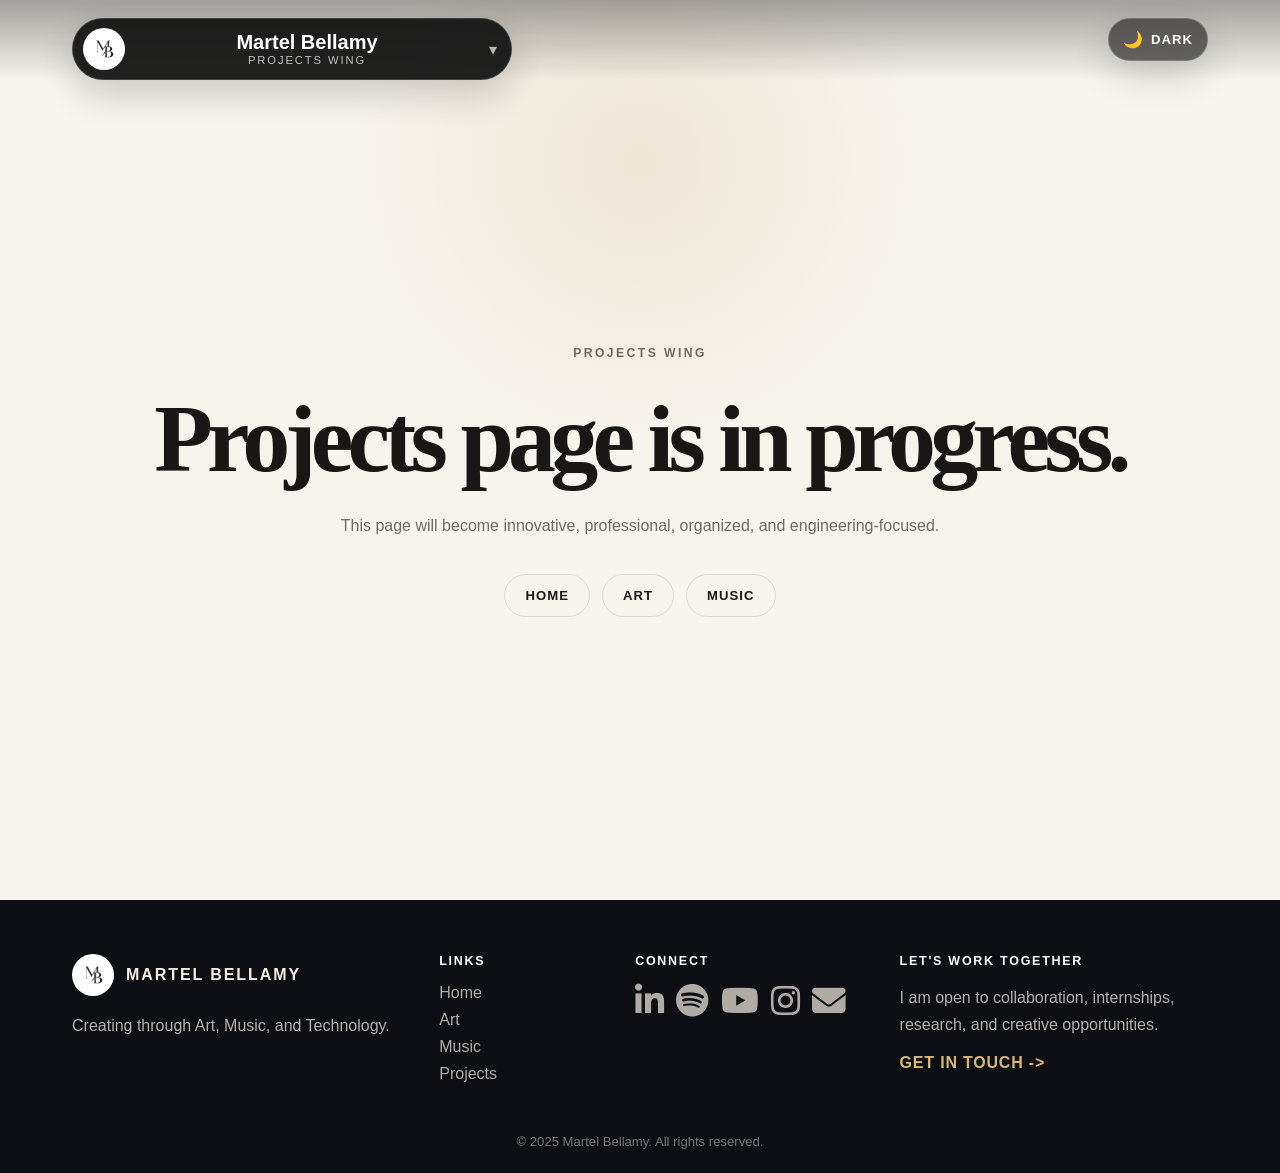
<file: stem.html>
<!DOCTYPE html>
<html lang="en">
<head>
    <meta charset="UTF-8">
    <meta name="viewport" content="width=device-width, initial-scale=1.0">
    <title>Martel Bellamy | Projects</title>
    <link rel="stylesheet" href="style.css">
    <link rel="stylesheet" href="https://cdnjs.cloudflare.com/ajax/libs/font-awesome/6.5.2/css/all.min.css">
</head>
<body class="projects-page">

    <header class="site-header">
        <div class="section-content header-content">
            <div class="brand-group">
                <button type="button" class="brand" aria-expanded="false" aria-label="Open site navigation">
                    <div class="brand-mark"><img src="images/Initials.png" alt="Martel Bellamy logo"></div>
                    <span class="brand-copy"><span class="logo-text">Martel Bellamy</span><span class="brand-subtext">Projects Wing</span></span>
                    <span class="brand-chevron" aria-hidden="true">▾</span>
                </button>
                <nav class="navbar" aria-label="Primary navigation">
                    <ul class="nav-menu">
                        <li><a href="index.html" class="nav-link">Home</a></li>
                        <li class="nav-family"><a href="art.html" class="nav-link">Art</a><div class="nav-supplements"><a href="visual-library.html">Visual Library</a><a href="film-library.html">Films</a></div></li>
                        <li class="nav-family"><a href="music.html" class="nav-link">Music</a><div class="nav-supplements"><a href="music-library.html">Library</a><a href="music-videos.html">Videos</a></div></li>
                        <li><a href="stem.html" class="nav-link">Projects</a></li>
                    </ul>
                </nav>
            </div>
            <div class="header-actions"><button type="button" id="themeToggle" class="theme-toggle" aria-label="Toggle dark mode" aria-pressed="false"><span class="theme-toggle-icon" aria-hidden="true">🌙</span><span class="theme-toggle-text">Dark</span></button></div>
        </div>
    </header>

    <main class="simple-page-main">
        <section class="section-content simple-hero reveal-on-scroll">
            <p class="section-kicker">Projects Wing</p>
            <h1>Projects page is in progress.</h1>
            <p>This page will become innovative, professional, organized, and engineering-focused.</p>
            <div class="about-links"><a href="index.html" class="about-pill">Home</a><a href="art.html" class="about-pill">Art</a><a href="music.html" class="about-pill">Music</a></div>
        </section>
    </main>

    <footer class="site-footer">
        <div class="section-content footer-grid">
            <div class="footer-brand">
                <div class="footer-logo-row">
                    <img src="images/Initials.png" alt="Martel Bellamy logo">
                    <strong>Martel Bellamy</strong>
                </div>
                <p>Creating through Art, Music, and Technology.</p>
            </div>

            <div class="footer-column">
                <h3>Links</h3>
                <a href="index.html">Home</a>
                <a href="art.html">Art</a>
                <a href="music.html">Music</a>
                <a href="stem.html">Projects</a>
            </div>

            <div class="footer-column">
                <h3>Connect</h3>
                <div class="social-lineup" aria-label="Social media links">
                    <!-- <a href="#" class="social-icon" data-social="BandLab" aria-label="BandLab">
                        <i class="fa-solid fa-wave-square" aria-hidden="true"></i>
                    </a> -->
                    <a href="https://www.linkedin.com/in/martelbellamy/" target="_blank" class="social-icon" data-social="LinkedIn" aria-label="LinkedIn">
                        <i class="fa-brands fa-linkedin-in" aria-hidden="true"></i>
                    </a>
                    <a href="https://open.spotify.com/user/31jhhdififpmprruqsgvi52bbqtm" target="_blank" class="social-icon" data-social="Spotify" aria-label="Spotify">
                        <i class="fa-brands fa-spotify" aria-hidden="true"></i>
                    </a>
                    <!-- <a href="#" class="social-icon" data-social="SoundCloud" aria-label="SoundCloud">
                        <i class="fa-brands fa-soundcloud" aria-hidden="true"></i>
                    </a> -->
                    <a href="https://www.youtube.com/@tarrouz3r7" target="_blank" class="social-icon" data-social="YouTube" aria-label="YouTube">
                        <i class="fa-brands fa-youtube" aria-hidden="true"></i>
                    </a>
                    <!-- <a href="#" class="social-icon" data-social="Bandcamp" aria-label="Bandcamp">
                        <i class="fa-brands fa-bandcamp" aria-hidden="true"></i>
                    </a> -->
                    <a href="https://www.instagram.com/mteezy07.02/" target="_blank" class="social-icon" data-social="Instagram" aria-label="Instagram">
                        <i class="fa-brands fa-instagram" aria-hidden="true"></i>
                    </a>
                    <!-- <a href="#" class="social-icon" data-social="GitHub" aria-label="GitHub">
                        <i class="fa-brands fa-github" aria-hidden="true"></i>
                    </a> -->
                    <a href="mailto:martelpb2007@gmail.com" target="_blank" class="social-icon" data-social="Email" aria-label="Email">
                        <i class="fa-solid fa-envelope" aria-hidden="true"></i>
                    </a>
                </div>
            </div>

            <div class="footer-column footer-contact">
                <h3>Let's Work Together</h3>
                <p>I am open to collaboration, internships, research, and creative opportunities.</p>
                <button type="button" class="text-link-button" data-open-contact>Get in Touch -></button>
            </div>
        </div>
        <p class="footer-bottom">© 2025 Martel Bellamy. All rights reserved.</p>
    </footer>

    <div class="contact-modal" id="contactModal" aria-hidden="true"><div class="contact-backdrop" data-close-contact></div><section class="contact-dialog" role="dialog" aria-modal="true" aria-labelledby="contactTitle"><button type="button" class="modal-close" data-close-contact aria-label="Close contact box">x</button><p class="section-kicker">Contact</p><h2 id="contactTitle">Get in Touch</h2><div class="contact-list"><a href="mailto:martelpb2007@gmail.com">martelpb2007@gmail.com</a><span>Vanderbilt University</span><span>Chicago, IL / Nashville, TN</span></div><form class="quick-email-form" id="quickEmailForm"><label for="emailName">Your Name</label><input id="emailName" name="name" type="text" placeholder="Your name"><label for="emailMessage">Quick Message</label><textarea id="emailMessage" name="message" rows="5" placeholder="Write a quick message..."></textarea><button type="submit" class="modal-send">Open Email Draft</button></form></section></div>
    <script src="script.js"></script>
</body>
</html>
</file>
<file: style.css>
* {
    margin: 0;
    padding: 0;
    box-sizing: border-box;
}

:root {
    --bg: #f7f4ee;
    --bg-2: #fffaf0;
    --surface: #ffffff;
    --surface-soft: #f0ebe2;
    --text: #191716;
    --text-muted: #68615a;
    --muted: #706a62;
    --line: rgba(25, 23, 22, 0.12);
    --charcoal: #111111;
    --gold: #c7a46c;
    --blue: #6b8ba4;
    --green: #7bc7ad;
    --pink: #c7669b;
    --deep: #0d0f14;
    --accent: #6b8ba4;
    --accent-2: #c7a46c;
    --accent-3: #77d3b5;
    --border: rgba(35, 35, 35, 0.12);
    --shadow: 0 28px 80px rgba(12, 10, 8, 0.16);
    --soft-shadow: 0 12px 34px rgba(12, 10, 8, 0.11);
    --shadow-soft: 0 12px 34px rgba(20, 18, 14, 0.10);
    --brand-pill: #101010;
    --brand-pill-text: #ffffff;
    --site-max-width: 1180px;
    --radius-s: 14px;
    --radius-m: 22px;
    --radius-l: 34px;
}

html[data-theme="dark"] {
    --bg: #0c0f14;
    --bg-2: #121722;
    --surface: #141923;
    --surface-soft: #1c2430;
    --text: #f5f0e8;
    --text-muted: #b7b0a6;
    --muted: #a9a196;
    --line: rgba(245, 240, 232, 0.12);
    --gold: #d2b277;
    --blue: #87afc8;
    --green: #83d2bb;
    --pink: #d778aa;
    --charcoal: #f4efe6;
    --deep: #07090d;
    --border: rgba(255, 255, 255, 0.12);
    --shadow: 0 28px 90px rgba(0, 0, 0, 0.42);
    --soft-shadow: 0 12px 40px rgba(0, 0, 0, 0.32);
    --brand-pill: #f5f0e8;
    --brand-pill-text: #111111;
}

html { scroll-behavior: smooth; }

body {
    min-height: 100vh;
    background: var(--bg);
    color: var(--text);
    font-family: Arial, Helvetica, sans-serif;
    overflow-x: hidden;
    transition: background-color 0.35s ease, color 0.35s ease;
}

body.modal-open { overflow: hidden; }
a { color: inherit; text-decoration: none; }
ul { list-style: none; }
img { display: block; max-width: 100%; height: auto; }
button, input, textarea { font: inherit; }
button { border: 0; cursor: pointer; }

.section-content {
    width: min(100%, var(--site-max-width));
    margin: 0 auto;
    padding: 0 22px;
}

/* Header */
.site-header {
    position: fixed;
    top: 0;
    left: 0;
    right: 0;
    z-index: 2000;
    background: linear-gradient(180deg, rgba(0,0,0,0.34), rgba(0,0,0,0));
    pointer-events: none;
}

.header-content {
    display: flex;
    justify-content: space-between;
    align-items: flex-start;
    gap: 18px;
    padding-top: 18px;
    pointer-events: none;
}

.brand-group,
.header-actions { pointer-events: auto; }

.brand-group {
    position: relative;
    width: min(100%, 440px);
    display: inline-flex;
    flex-direction: column;
    align-items: flex-start;
}

.brand-group::after {
    content: "";
    position: absolute;
    top: 100%;
    left: 0;
    width: 100%;
    height: 18px;
}

.brand {
    width: 100%;
    border: 1px solid rgba(255, 255, 255, 0.16);
    border-radius: 999px;
    background: color-mix(in srgb, var(--brand-pill) 92%, transparent);
    color: var(--brand-pill-text);
    display: flex;
    align-items: center;
    gap: 13px;
    padding: 9px 14px 9px 10px;
    box-shadow: 0 14px 36px rgba(0,0,0,0.18);
    backdrop-filter: blur(18px);
    cursor: pointer;
    transition: transform 0.2s ease, box-shadow 0.2s ease, border-radius 0.18s ease;
    position: relative;
    z-index: 3;
}

.brand[aria-expanded="true"] {
    border-radius: 28px 28px 0 0;
    border-bottom-color: transparent;
    box-shadow: 0 16px 36px rgba(0,0,0,0.20);
}

.brand:hover {
    transform: translateY(-2px);
    box-shadow: 0 20px 46px rgba(0,0,0,0.25);
}

.brand-mark {
    width: 42px;
    height: 42px;
    border-radius: 50%;
    background: #ffffff;
    display: grid;
    place-items: center;
    overflow: hidden;
    flex: 0 0 auto;
}

.brand-mark img {
    width: 28px;
    height: 28px;
    object-fit: contain;
}

.brand-copy {
    display: flex;
    flex-direction: column;
    gap: 2px;
    min-width: 0;
    flex: 1;
}

.logo-text {
    font-size: clamp(1rem, 2vw, 1.25rem);
    font-weight: 800;
    line-height: 1;
}

.brand-subtext {
    font-size: 0.7rem;
    text-transform: uppercase;
    letter-spacing: 0.17em;
    opacity: 0.72;
}

.brand-chevron { opacity: 0.68; }

.navbar {
    position: absolute;
    top: calc(100% - 1px);
    left: 0;
    width: 100%;
    pointer-events: none;
    z-index: 2;
}

.nav-menu {
    background: color-mix(in srgb, var(--brand-pill) 92%, transparent);
    color: var(--brand-pill-text);
    border: 1px solid rgba(255,255,255,0.16);
    border-top: none;
    border-radius: 0 0 28px 28px;
    padding: 14px 12px 14px;
    box-shadow: 0 18px 44px rgba(0,0,0,0.25);
    backdrop-filter: blur(18px);
    display: grid;
    gap: 7px;
    opacity: 0;
    visibility: hidden;
    transform: translateY(-10px);
    pointer-events: none;
    transition: opacity 0.24s ease, transform 0.24s ease, visibility 0s linear 0.24s;
    overflow: hidden;
}

.nav-menu.open {
    opacity: 1;
    visibility: visible;
    transform: translateY(0);
    pointer-events: auto;
    transition: opacity 0.24s ease, transform 0.24s ease, visibility 0s;
}

.nav-link {
    display: block;
    text-align: center;
    padding: 11px 14px;
    border-radius: 999px;
    font-weight: 800;
    letter-spacing: 0.08em;
    text-transform: uppercase;
    font-size: 0.82rem;
    transition: background-color 0.2s ease, color 0.2s ease, transform 0.2s ease;
}

.nav-link:hover {
    background: var(--gold);
    color: #111;
    transform: translateY(-1px);
}

.theme-toggle {
    min-width: 88px;
    border: 1px solid rgba(255,255,255,0.18);
    border-radius: 999px;
    padding: 11px 14px;
    display: inline-flex;
    align-items: center;
    justify-content: center;
    gap: 8px;
    background: rgba(12, 12, 12, 0.58);
    color: #fff;
    box-shadow: 0 14px 36px rgba(0,0,0,0.16);
    backdrop-filter: blur(18px);
    cursor: pointer;
}

.theme-toggle-icon { color: var(--gold); }
.theme-toggle-text { font-weight: 800; font-size: 0.82rem; text-transform: uppercase; letter-spacing: 0.08em; }

/* Home page */
.home-main { background: var(--bg); }

.home-hero {
    min-height: 100vh;
    position: relative;
    display: grid;
    place-items: center;
    overflow: hidden;
    isolation: isolate;
    color: #1d1914;
    background:
        radial-gradient(circle at 50% 76%, rgba(199,164,108,0.34), transparent 17%),
        radial-gradient(circle at 26% 34%, rgba(255,255,255,0.58), transparent 19%),
        linear-gradient(180deg, rgba(247,244,238,0.54), rgba(247,244,238,0.92)),
        linear-gradient(135deg, #e9dfcf, #cbb98f 52%, #dfe6e6);
    transition: background 0.45s ease, color 0.35s ease;
}

html[data-theme="dark"] .home-hero {
    color: #fff;
    background:
        radial-gradient(circle at 50% 76%, rgba(210,178,119,0.34), transparent 16%),
        radial-gradient(circle at 26% 34%, rgba(255,255,255,0.18), transparent 18%),
        linear-gradient(180deg, rgba(8,8,10,0.72), rgba(8,8,10,0.92)),
        linear-gradient(135deg, #0a0a0c, #352b23 50%, #11151c);
}

.home-hero::before {
    content: "";
    position: absolute;
    inset: 0;
    background:
        linear-gradient(90deg, rgba(255,255,255,0.25) 1px, transparent 1px),
        linear-gradient(180deg, rgba(255,255,255,0.20) 1px, transparent 1px);
    background-size: 140px 140px;
    opacity: 0.24;
    mask-image: linear-gradient(to bottom, black, transparent 85%);
}

html[data-theme="dark"] .home-hero::before {
    background:
        linear-gradient(90deg, rgba(255,255,255,0.08) 1px, transparent 1px),
        linear-gradient(180deg, rgba(255,255,255,0.05) 1px, transparent 1px);
}

.home-hero::after {
    content: "MARTEL";
    position: absolute;
    left: 50%;
    top: 42%;
    transform: translate(-50%, -50%);
    font-size: clamp(5rem, 17vw, 16rem);
    font-weight: 900;
    letter-spacing: -0.08em;
    color: rgba(18,15,12,0.08);
    z-index: -1;
    white-space: nowrap;
}

html[data-theme="dark"] .home-hero::after { color: rgba(255,255,255,0.07); }

.hero-bg { position: absolute; inset: 0; z-index: -2; overflow: hidden; }
.hero-orb { position: absolute; border-radius: 999px; filter: blur(10px); opacity: 0.55; animation: floatOrb 9s ease-in-out infinite alternate; }
.orb-one { width: 8px; height: 8px; left: 17%; top: 31%; background: var(--gold); }
.orb-two { width: 13px; height: 13px; right: 18%; top: 68%; background: var(--gold); animation-duration: 13s; }
.orb-three { width: 6px; height: 6px; left: 72%; top: 22%; background: #fff; animation-duration: 11s; }

@keyframes floatOrb {
    from { transform: translate3d(0, 0, 0); }
    to { transform: translate3d(28px, -38px, 0); }
}

.hero-inner { text-align: center; display: grid; place-items: center; gap: 20px; padding-top: 80px; }
.hero-eyebrow, .section-kicker, .art-eyebrow { color: var(--gold); text-transform: uppercase; letter-spacing: 0.2em; font-size: 0.76rem; font-weight: 900; }

.hero-title {
    font-size: clamp(4.5rem, 12vw, 10rem);
    line-height: 0.88;
    letter-spacing: -0.08em;
    text-transform: uppercase;
    font-weight: 1000;
    max-width: 1100px;
    text-shadow: 0 22px 80px rgba(0,0,0,0.18);
}

html[data-theme="dark"] .hero-title { text-shadow: 0 22px 80px rgba(0,0,0,0.62); }
.hero-tagline { 
    font-size: clamp(1.25rem, 2.1vw, 1.8rem); 
    line-height: 1.6;
}
html[data-theme="light"] .home-page .hero-tagline {
    color: rgba(25, 23, 22, 0.82);
}

html[data-theme="dark"] .home-page .hero-tagline {
    color: rgba(255, 255, 255, 0.88);
}

.hero-tagline { font-size: clamp(1.25rem, 2.1vw, 1.8rem); line-height: 1.6; color: color-mix(in srgb, currentColor 82%, transparent); }
.hero-tagline span { color: var(--gold); }

.hero-button, .outline-button, .gallery-button {
    display: inline-flex;
    align-items: center;
    justify-content: center;
    gap: 10px;
    border: 1px solid var(--gold);
    border-radius: 999px;
    padding: 14px 24px;
    font-size: 0.86rem;
    font-weight: 900;
    letter-spacing: 0.08em;
    text-transform: uppercase;
    transition: transform 0.22s ease, background-color 0.22s ease, color 0.22s ease, box-shadow 0.22s ease;
}

.hero-button, .modal-send, .text-link-button { display: inline-flex; align-items: center; justify-content: center; gap: 10px; border-radius: 999px; font-weight: 800; letter-spacing: 0.05em; text-transform: uppercase; }
.hero-button { color: currentColor; background: rgba(255,255,255,0.22); box-shadow: 0 18px 40px rgba(0,0,0,0.12); }
html[data-theme="dark"] .hero-button { color: #fff; background: rgba(0,0,0,0.18); box-shadow: 0 18px 40px rgba(0,0,0,0.22); }
.hero-button:hover, .outline-button:hover, .gallery-button:hover { transform: translateY(-3px); background: var(--gold); color: #111; box-shadow: 0 20px 52px rgba(199,164,108,0.25); }

.home-section { min-height: auto; display: grid; place-items: center; padding: 54px 0; background: var(--bg); }
.compact-center { display: flex; flex-direction: column; align-items: center; text-align: center; }
.section-title { font-size: clamp(2.2rem, 5vw, 4rem); line-height: 1; letter-spacing: -0.06em; margin: 14px 0; max-width: 860px; }
.section-intro { color: var(--text-muted); max-width: 620px; line-height: 1.7; margin-bottom: 32px; }

.pathway-grid { width: 100%; display: grid; grid-template-columns: repeat(3, 1fr); gap: 26px; margin-top: 10px; }
.pathway-card { min-height: 430px; border-radius: 18px; overflow: hidden; position: relative; padding: 30px; text-align: left; color: #ffffff; background: #111; display: flex; flex-direction: column; justify-content: flex-end; box-shadow: var(--shadow); transition: transform 0.28s ease, box-shadow 0.28s ease; }
.pathway-card:hover { transform: translateY(-8px); box-shadow: 0 28px 80px rgba(0, 0, 0, 0.28); }
.pathway-card::after { content: ""; position: absolute; inset: 0; background: linear-gradient(180deg, rgba(0,0,0,0.08), rgba(0,0,0,0.92)); z-index: 1; }
.pathway-image { position: absolute; inset: 0; background-size: cover; background-position: center; opacity: 0.68; transform: scale(1.02); transition: transform 0.4s ease, opacity 0.4s ease; }
.pathway-card:hover .pathway-image { transform: scale(1.08); opacity: 0.82; }
.art-card .pathway-image { background-image: url("images/Photography/Clock.png"), radial-gradient(circle, #313131, #080808); }
.music-card .pathway-image { background-image: url("music/covers/cover.jpg"), linear-gradient(135deg, #170d24 0%, #101822 45%, #09090d 100%); }
.project-card .pathway-image { background-image: url("images/tech.jpg"), linear-gradient(135deg, #170d24 0%, #101822 45%, #09090d 100%); }
.card-icon, .pathway-card h3, .pathway-card p, .pathway-link { position: relative; z-index: 2; }
.card-icon { width: 58px; height: 58px; border: 2px solid currentColor; border-radius: 50%; display: grid; place-items: center; font-size: 0.72rem; font-weight: 900; margin-bottom: 70px; }
.pathway-card h3 { font-size: 2rem; letter-spacing: -0.04em; text-transform: uppercase; margin-bottom: 8px; }
.pathway-card p { color: rgba(255,255,255,0.78); line-height: 1.6; margin-bottom: 22px; }
.pathway-link { color: #d9b975; font-weight: 900; letter-spacing: 0.08em; text-transform: uppercase; font-size: 0.8rem; }

.featured-work { width: 100%; margin-top: 34px; }
.featured-grid { display: grid; grid-template-columns: repeat(3, 1fr); gap: 18px; margin-top: 18px; }
.feature-tile { min-height: 180px; border-radius: 12px; padding: 24px; color: #ffffff; background: linear-gradient(135deg, rgba(0,0,0,0.78), rgba(0,0,0,0.38)), #111; display: flex; flex-direction: column; justify-content: flex-end; text-align: left; overflow: hidden; box-shadow: var(--shadow-soft); transition: transform 0.22s ease; }
.feature-tile:hover { transform: translateY(-4px); }
.photo-feature { background-image: linear-gradient(135deg, rgba(0,0,0,0.76), rgba(0,0,0,0.28)), url("images/Photography/Golden Turn.png"); background-size: cover; background-position: center; }
.music-feature { background: radial-gradient(circle at 40% 38%, rgba(218,64,120,0.55), transparent 24%), linear-gradient(135deg, #17101f, #09090d); }
.project-feature { background: radial-gradient(circle at 55% 40%, rgba(119,211,181,0.38), transparent 27%), linear-gradient(135deg, #0b1015, #111); }
.feature-tile span { font-size: 0.72rem; color: rgba(255,255,255,0.68); text-transform: uppercase; letter-spacing: 0.08em; font-weight: 800; }
.feature-tile strong { margin-top: 6px; font-size: 1.1rem; }

.about-section { padding-top: 26px; }
.about-card { display: grid; grid-template-columns: 220px 1fr; align-items: center; gap: 32px; text-align: left; width: min(100%, 930px); background: var(--surface); border: 1px solid var(--border); border-radius: var(--radius-l); padding: 28px; box-shadow: var(--shadow-soft); margin-top: 18px; }
.about-photo-wrap { width: 220px; height: 220px; border-radius: 50%; overflow: hidden; border: 5px solid var(--charcoal); background: var(--surface-soft); }
.about-photo { width: 100%; height: 100%; object-fit: cover; }
.about-info h3 { font-size: clamp(1.8rem, 4vw, 3rem); margin-bottom: 12px; }
.about-info p { color: var(--text-muted); line-height: 1.75; }
.about-facts-row { display: flex; flex-wrap: wrap; gap: 10px; margin-top: 20px; }
.about-facts-row span { border: 1px solid var(--border); border-radius: 999px; padding: 9px 12px; font-weight: 700; font-size: 0.82rem; color: var(--text-muted); }

/* Art page: separate identity with real light/dark modes */
.art-page {
    --surface: #fffaf0;
    --surface-soft: #efe7d9;
    --text: #211b15;
    --muted: #6f6255;
    --line: rgba(42, 32, 22, 0.14);
    background:
        radial-gradient(circle at 15% 10%, rgba(199,164,108,0.22), transparent 24%),
        radial-gradient(circle at 82% 30%, rgba(107,139,164,0.14), transparent 30%),
        #f7f1e8;
    color: var(--text);
}

html[data-theme="dark"] .art-page {
    --surface: #11100f;
    --surface-soft: #181513;
    --text: #f7efe4;
    --muted: #b8aa99;
    --line: rgba(247, 239, 228, 0.13);
    background:
        radial-gradient(circle at 15% 10%, rgba(199,164,108,0.13), transparent 22%),
        radial-gradient(circle at 82% 30%, rgba(107,139,164,0.10), transparent 28%),
        #090807;
}

.art-main { background: transparent; }
.art-hero { min-height: 100vh; display: grid; place-items: center; padding: 120px 0 74px; position: relative; overflow: hidden; }
.art-hero::before { content: "GALLERY"; position: absolute; left: 50%; top: 46%; transform: translate(-50%, -50%); font-size: clamp(5rem, 17vw, 15rem); font-weight: 900; letter-spacing: -0.08em; color: rgba(20,15,10,0.05); white-space: nowrap; pointer-events: none; }
html[data-theme="dark"] .art-hero::before { color: rgba(255,255,255,0.035); }
.art-hero-grid { display: grid; grid-template-columns: 0.85fr 1.15fr; gap: 54px; align-items: center; position: relative; }
.art-hero-copy h1 { font-family: Georgia, 'Times New Roman', serif; font-size: clamp(3.2rem, 6.8vw, 6.8rem); line-height: 0.93; letter-spacing: -0.07em; margin: 18px 0 22px; }
.art-hero-copy p:not(.art-eyebrow) { color: var(--muted); line-height: 1.8; font-size: 1.08rem; max-width: 560px; margin-bottom: 28px; }
.gallery-button { color: var(--text); background: transparent; }
.art-feature-frame { border: 1px solid var(--line); border-radius: 34px; overflow: hidden; background: var(--surface-soft); box-shadow: 0 36px 110px rgba(0,0,0,0.28); position: relative; }
html[data-theme="dark"] .art-feature-frame { box-shadow: 0 36px 110px rgba(0,0,0,0.5); }
.art-feature-frame img { width: 100%; height: auto; object-fit: contain; filter: saturate(0.82) contrast(1.08); }
.feature-caption { position: absolute; left: 24px; bottom: 24px; right: 24px; background: rgba(0,0,0,0.54); border: 1px solid rgba(255,255,255,0.12); border-radius: 20px; padding: 18px; backdrop-filter: blur(18px); color: #fff; }
.feature-caption span { color: var(--gold); text-transform: uppercase; font-size: 0.72rem; letter-spacing: 0.16em; font-weight: 900; }
.feature-caption strong { display: block; margin-top: 6px; font-size: 1.6rem; }
.gallery-nav { display: flex; justify-content: center; gap: 12px; flex-wrap: wrap; padding-bottom: 56px; }
.gallery-nav a { border: 1px solid var(--line); border-radius: 999px; padding: 11px 16px; color: var(--muted); text-transform: uppercase; letter-spacing: 0.11em; font-size: 0.76rem; font-weight: 900; transition: background-color 0.2s ease, color 0.2s ease, transform 0.2s ease; }
.gallery-nav a:hover { background: var(--gold); color: #111; transform: translateY(-2px); }
.curated-section { padding: 76px 22px; }
.curated-heading { display: flex; align-items: end; justify-content: space-between; gap: 24px; margin-bottom: 34px; border-bottom: 1px solid var(--line); padding-bottom: 24px; }
.curated-heading p { color: var(--gold); text-transform: uppercase; letter-spacing: 0.18em; font-size: 0.76rem; font-weight: 900; }
.curated-heading h2 { font-family: Georgia, 'Times New Roman', serif; font-size: clamp(2.8rem, 6vw, 5.4rem); line-height: 0.9; letter-spacing: -0.06em; }
.gallery-wall { display: grid; grid-template-columns: repeat(4, minmax(0, 1fr)); grid-auto-rows: 250px; gap: 18px; }
.gallery-piece { border-radius: 22px; overflow: hidden; position: relative; background: var(--surface-soft); border: 1px solid var(--line); box-shadow: 0 22px 60px rgba(0,0,0,0.18); cursor: pointer; }
html[data-theme="dark"] .gallery-piece { box-shadow: 0 22px 60px rgba(0,0,0,0.28); }
.gallery-piece.wide { grid-column: span 2; }
.gallery-piece.tall { grid-row: span 2; }
.gallery-piece img { width: 100%; height: 100%; object-fit: cover; transition: transform 0.45s ease, filter 0.45s ease; }
.gallery-piece h3 { position: absolute; left: 14px; right: 14px; bottom: 14px; padding: 13px 14px; border-radius: 14px; background: rgba(0,0,0,0.56); color: #fff; backdrop-filter: blur(12px); font-size: 0.95rem; transform: translateY(12px); opacity: 0; transition: transform 0.24s ease, opacity 0.24s ease; }
.gallery-piece:hover img { transform: scale(1.06); filter: brightness(0.78) saturate(1.08); }
.gallery-piece:hover h3 { transform: translateY(0); opacity: 1; }
.film-teaser { margin-top: 70px; margin-bottom: 120px; min-height: 380px; display: grid; place-items: center; text-align: center; border: 1px dashed var(--line); border-radius: 34px; background: radial-gradient(circle at 50% 0%, rgba(199,164,108,0.16), transparent 38%), rgba(255,255,255,0.18); padding: 54px 24px; }
html[data-theme="dark"] .film-teaser { background: radial-gradient(circle at 50% 0%, rgba(199,164,108,0.16), transparent 38%), rgba(255,255,255,0.03); }
.film-teaser p { color: var(--gold); text-transform: uppercase; letter-spacing: 0.18em; font-size: 0.76rem; font-weight: 900; }
.film-teaser h2 { font-family: Georgia, 'Times New Roman', serif; font-size: clamp(2.7rem, 6vw, 5.2rem); letter-spacing: -0.06em; margin: 12px 0; }
.film-teaser span { color: var(--muted); max-width: 620px; line-height: 1.8; }

.lightbox { position: fixed; inset: 0; background: rgba(0,0,0,0.9); display: none; align-items: center; justify-content: center; z-index: 3000; padding: 24px; }
.lightbox.active { display: flex; }
.lightbox-image { max-width: 86vw; max-height: 86vh; object-fit: contain; border-radius: 14px; box-shadow: 0 20px 80px rgba(0,0,0,0.7); }
.lightbox-close, .lightbox-nav { position: absolute; border: 1px solid rgba(255,255,255,0.18); background: rgba(255,255,255,0.12); color: #fff; border-radius: 50%; cursor: pointer; backdrop-filter: blur(12px); }
.lightbox-close { top: 24px; right: 24px; width: 48px; height: 48px; font-size: 2rem; }
.lightbox-nav { top: 50%; transform: translateY(-50%); width: 54px; height: 54px; font-size: 2.5rem; }
.lightbox-prev { left: 34px; }
.lightbox-next { right: 34px; }

.simple-page-main { min-height: 100vh; display: grid; place-items: center; padding: 130px 0 70px; background: radial-gradient(circle at 50% 18%, rgba(199,164,108,0.18), transparent 30%), var(--bg); }
.simple-hero { text-align: center; display: grid; place-items: center; gap: 18px; }
.simple-hero h1 { font-family: Georgia, 'Times New Roman', serif; font-size: clamp(3rem, 8vw, 6rem); letter-spacing: -0.06em; }
.simple-hero p { color: var(--muted); max-width: 620px; line-height: 1.8; }
.about-links { display: flex; flex-wrap: wrap; justify-content: center; gap: 12px; margin-top: 16px; }
.about-pill { border: 1px solid var(--line); border-radius: 999px; padding: 13px 20px; font-weight: 900; text-transform: uppercase; letter-spacing: 0.08em; font-size: 0.82rem; }
.about-pill:hover { background: var(--gold); color: #111; }

.reveal-on-scroll { opacity: 0; transform: translateY(28px); transition: opacity 0.7s ease, transform 0.7s ease; }
.reveal-on-scroll.is-visible { opacity: 1; transform: translateY(0); }

/* Footer and contact modal */
.site-footer { background: #0d0f14; color: #f7efe3; padding: 54px 0 24px; }
.footer-grid { display: grid; grid-template-columns: 1.45fr 0.7fr 1fr 1.35fr; gap: 36px; align-items: start; }
.footer-logo-row { display: flex; align-items: center; gap: 12px; margin-bottom: 16px; }
.footer-logo-row img { width: 42px; height: 42px; border-radius: 50%; background: #fff; padding: 7px; }
.footer-logo-row strong { letter-spacing: 0.12em; text-transform: uppercase; }
.footer-brand p, .footer-contact p { color: rgba(247,239,227,0.72); line-height: 1.7; }
.footer-column h3 { font-size: 0.78rem; text-transform: uppercase; letter-spacing: 0.14em; margin-bottom: 16px; color: #ffffff; }
.footer-column a { display: block; color: rgba(247,239,227,0.70); margin-bottom: 9px; transition: color 0.2s ease; }
.footer-column a:hover { color: #d9b975; }
.social-lineup {
    display: flex;
    flex-wrap: wrap;
    gap: 12px;
    align-items: center;
}

.social-icon {
    position: relative;
    display: inline-flex;
    align-items: center;
    justify-content: center;

    width: auto;
    height: auto;
    min-width: 0;
    min-height: 0;
    padding: 0;

    margin-bottom: 0;
    border: none;
    border-radius: 0;
    background: transparent;

    color: #ffffff;
    font-size: 1.8rem;
    line-height: 1;

    transition:
        transform 0.22s ease,
        color 0.22s ease;
}

.social-icon i {
    display: block;
    font-size: 2.1rem;
    line-height: 1;
}

.social-icon::before {
    content: attr(data-social);
    position: absolute;
    left: 50%;
    bottom: calc(100% + 10px);
    transform: translate(-50%, 8px) scale(0.96);
    padding: 7px 12px;
    border-radius: 999px;
    background: var(--gold);
    color: #111111;
    font-size: 0.72rem;
    font-weight: 900;
    letter-spacing: 0.07em;
    text-transform: uppercase;
    white-space: nowrap;
    opacity: 0;
    pointer-events: none;
    box-shadow: 0 12px 28px rgba(0, 0, 0, 0.24);
    transition:
        opacity 0.2s ease,
        transform 0.2s ease;
}

.social-icon::after {
    content: "";
    position: absolute;
    left: 50%;
    bottom: calc(100% + 4px);
    transform: translateX(-50%) rotate(45deg);
    width: 8px;
    height: 8px;
    background: var(--gold);
    opacity: 0;
    pointer-events: none;
    transition: opacity 0.2s ease;
}

.social-icon:hover,
.social-icon:focus-visible {
    transform: translateY(-4px);
    color: var(--gold);
    outline: none;
}

.social-icon:hover::before,
.social-icon:hover::after,
.social-icon:focus-visible::before,
.social-icon:focus-visible::after {
    opacity: 1;
}

.social-icon:hover::before,
.social-icon:focus-visible::before {
    transform: translate(-50%, 0) scale(1);
}

.social-icon i {
    line-height: 1;
}
.text-link-button { margin-top: 16px; background: transparent; color: #d9b975; padding: 0; }
.footer-bottom { text-align: center; color: rgba(247,239,227,0.46); font-size: 0.82rem; margin-top: 42px; }

.contact-modal { position: fixed; inset: 0; display: none; align-items: center; justify-content: center; padding: 24px; z-index: 3500; }
.contact-modal.active { display: flex; }
.contact-backdrop { position: absolute; inset: 0; background: rgba(0,0,0,0.72); backdrop-filter: blur(10px); }
.contact-dialog { position: relative; width: min(100%, 560px); background: var(--surface); color: var(--text); border: 1px solid var(--border); border-radius: 28px; padding: 34px; box-shadow: var(--shadow); }
.contact-dialog h2 { font-size: clamp(2rem, 4vw, 3.2rem); letter-spacing: -0.06em; margin: 8px 0 18px; }
.modal-close { position: absolute; top: 18px; right: 18px; width: 38px; height: 38px; border-radius: 50%; background: var(--surface-soft); color: var(--text); }
.contact-list { display: grid; gap: 8px; margin-bottom: 24px; color: var(--text-muted); }
.contact-list a { color: var(--blue); font-weight: 800; }
.quick-email-form { display: grid; gap: 10px; text-align: left; }
.quick-email-form label { font-size: 0.78rem; text-transform: uppercase; letter-spacing: 0.12em; font-weight: 900; color: var(--muted); }
.quick-email-form input, .quick-email-form textarea { width: 100%; border: 1px solid var(--border); border-radius: 16px; padding: 13px 14px; background: var(--surface-soft); color: var(--text); resize: vertical; }
.modal-send { margin-top: 8px; padding: 14px 18px; background: var(--gold); color: #111; }

@media (max-width: 980px) {
    .pathway-grid, .featured-grid { grid-template-columns: 1fr; }
    .pathway-card { min-height: 330px; }
    .about-card { grid-template-columns: 1fr; text-align: center; justify-items: center; }
    .about-facts-row { justify-content: center; }
    .art-hero-grid { grid-template-columns: 1fr; }
    .gallery-wall { grid-template-columns: repeat(2, minmax(0, 1fr)); }
    .footer-grid { grid-template-columns: repeat(2, 1fr); }
}

@media (max-width: 700px) {
    .section-content { padding: 0 14px; }
    .header-content { gap: 10px; padding-top: 10px; }
    .brand-group { width: min(100%, 320px); }
    .brand { padding: 8px 12px 8px 8px; gap: 10px; }
    .brand-mark { width: 38px; height: 38px; }
    .brand-mark img { width: 25px; height: 25px; }
    .brand-subtext { display: none; }
    .theme-toggle { min-width: auto; padding: 10px 12px; }
    .theme-toggle-text { display: none; }
    .home-hero { min-height: 94vh; }
    .hero-inner { padding-top: 70px; }
    .hero-title { font-size: clamp(3.2rem, 17vw, 5.2rem); }
    .hero-tagline { font-size: 1.08rem; }
    .home-section { padding: 42px 0; }
    .pathway-card { min-height: 300px; padding: 24px; }
    .card-icon { margin-bottom: 42px; }
    .featured-work { margin-top: 28px; }
    .about-photo-wrap { width: 170px; height: 170px; }
    .art-hero { padding-top: 112px; }
    .art-hero-copy h1 { font-size: clamp(2.8rem, 15vw, 4.2rem); }
    .gallery-wall { grid-template-columns: 1fr; grid-auto-rows: 310px; }
    .gallery-piece.wide, .gallery-piece.tall { grid-column: auto; grid-row: auto; }
    .curated-heading { align-items: flex-start; flex-direction: column; }
    .footer-grid { grid-template-columns: 1fr; }
    .contact-dialog { padding: 28px 20px; }
}

/* =====================
   MUSIC PAGE
   Energetic concert-like identity
   ===================== */
.music-page {
    --music-bg: #fff7ee;
    --music-surface: rgba(255, 255, 255, 0.78);
    --music-text: #171018;
    --music-muted: #6e5d66;
    --music-neon: #e24b8d;
    --music-cyan: #55c8ff;
    --music-violet: #7b61ff;
    --music-line: rgba(23, 16, 24, 0.12);
    background:
        radial-gradient(circle at 12% 18%, rgba(226,75,141,0.18), transparent 30%),
        radial-gradient(circle at 82% 8%, rgba(85,200,255,0.18), transparent 28%),
        var(--music-bg);
    color: var(--music-text);
}

html[data-theme="dark"] .music-page {
    --music-bg: #06070d;
    --music-surface: rgba(14, 16, 28, 0.78);
    --music-text: #fff7ef;
    --music-muted: rgba(255, 247, 239, 0.68);
    --music-line: rgba(255, 255, 255, 0.12);
    background:
        radial-gradient(circle at 16% 18%, rgba(226,75,141,0.22), transparent 31%),
        radial-gradient(circle at 82% 10%, rgba(85,200,255,0.20), transparent 30%),
        radial-gradient(circle at 50% 100%, rgba(123,97,255,0.12), transparent 30%),
        var(--music-bg);
}

.music-main {
    background: transparent;
    color: var(--music-text);
    overflow: hidden;
}

.music-hero {
    min-height: 100vh;
    display: grid;
    place-items: center;
    position: relative;
    padding: 130px 0 84px;
    isolation: isolate;
}

.music-hero::before {
    content: "SOUND";
    position: absolute;
    left: 50%;
    top: 43%;
    transform: translate(-50%, -50%);
    font-size: clamp(5rem, 18vw, 17rem);
    line-height: 1;
    font-weight: 1000;
    letter-spacing: -0.08em;
    color: rgba(23, 16, 24, 0.05);
    z-index: -2;
    white-space: nowrap;
}

html[data-theme="dark"] .music-hero::before {
    color: rgba(255, 255, 255, 0.055);
}

.music-stage-glow {
    position: absolute;
    inset: 0;
    z-index: -3;
    background:
        linear-gradient(120deg, transparent 0 26%, rgba(226,75,141,0.14) 38%, transparent 50%),
        linear-gradient(240deg, transparent 0 24%, rgba(85,200,255,0.12) 38%, transparent 52%);
    animation: musicLights 9s ease-in-out infinite alternate;
}

@keyframes musicLights {
    from { transform: translate3d(-2%, 0, 0) scale(1); opacity: 0.72; }
    to { transform: translate3d(2%, -1%, 0) scale(1.05); opacity: 1; }
}

.music-hero-grid {
    display: grid;
    grid-template-columns: 1fr 0.92fr;
    align-items: center;
    gap: 58px;
}

.music-hero-copy {
    max-width: 690px;
}

.music-kicker {
    color: var(--music-neon);
    text-transform: uppercase;
    letter-spacing: 0.22em;
    font-size: 0.76rem;
    font-weight: 1000;
}

.music-hero-copy h1 {
    font-size: clamp(3.8rem, 8.6vw, 8rem);
    line-height: 0.88;
    letter-spacing: -0.08em;
    text-transform: uppercase;
    margin: 20px 0 24px;
}

.music-hero-copy p:not(.music-kicker) {
    color: var(--music-muted);
    max-width: 620px;
    line-height: 1.8;
    font-size: 1.05rem;
}

.music-hero-actions {
    display: flex;
    flex-wrap: wrap;
    gap: 14px;
    margin-top: 30px;
}

.music-primary-button,
.music-secondary-button {
    display: inline-flex;
    align-items: center;
    justify-content: center;
    border-radius: 999px;
    padding: 14px 20px;
    font-size: 0.82rem;
    font-weight: 900;
    letter-spacing: 0.09em;
    text-transform: uppercase;
    transition: transform 0.22s ease, box-shadow 0.22s ease, background-color 0.22s ease;
}

.music-primary-button {
    color: #fff;
    background: linear-gradient(135deg, var(--music-neon), var(--music-violet));
    box-shadow: 0 20px 50px rgba(226,75,141,0.28);
}

.music-secondary-button {
    border: 1px solid var(--music-line);
    color: var(--music-text);
    background: var(--music-surface);
    backdrop-filter: blur(18px);
}

.music-primary-button:hover,
.music-secondary-button:hover {
    transform: translateY(-3px);
    box-shadow: 0 24px 56px rgba(85,200,255,0.18);
}

.stage-card {
    min-height: 610px;
    border: 1px solid var(--music-line);
    border-radius: 38px;
    background:
        radial-gradient(circle at 50% 22%, rgba(226,75,141,0.36), transparent 30%),
        radial-gradient(circle at 50% 78%, rgba(85,200,255,0.20), transparent 34%),
        linear-gradient(180deg, rgba(11,12,20,0.92), rgba(5,6,10,0.98));
    color: #fff;
    box-shadow: 0 40px 110px rgba(0,0,0,0.34);
    position: relative;
    overflow: hidden;
    display: grid;
    place-items: center;
    padding: 32px;
}

.stage-card::before {
    content: "";
    position: absolute;
    inset: 18px;
    border: 1px solid rgba(255,255,255,0.10);
    border-radius: 28px;
    pointer-events: none;
}

.record-orbit {
    width: min(68vw, 330px);
    aspect-ratio: 1;
    border-radius: 50%;
    border: 1px solid rgba(255,255,255,0.14);
    display: grid;
    place-items: center;
    position: relative;
    animation: spinRecord 18s linear infinite;
}

.record-orbit::before,
.record-orbit::after,
.record-orbit span {
    content: "";
    position: absolute;
    border-radius: 50%;
}

.record-orbit::before {
    inset: 38px;
    border: 36px solid rgba(255,255,255,0.06);
    box-shadow: inset 0 0 0 1px rgba(255,255,255,0.08);
}

.record-orbit::after {
    width: 70px;
    height: 70px;
    background: linear-gradient(135deg, var(--music-neon), var(--music-cyan));
    box-shadow: 0 0 42px rgba(226,75,141,0.42);
}

.record-orbit span {
    inset: -1px;
    border-top: 2px solid rgba(85,200,255,0.84);
    border-right: 2px solid transparent;
}

@keyframes spinRecord {
    to { transform: rotate(360deg); }
}

.visualizer-bars {
    position: absolute;
    left: 30px;
    right: 30px;
    bottom: 160px;
    height: 90px;
    display: flex;
    align-items: end;
    justify-content: center;
    gap: 10px;
}

.visualizer-bars span {
    width: 10px;
    height: 28px;
    border-radius: 999px;
    background: linear-gradient(180deg, var(--music-cyan), var(--music-neon));
    animation: equalize 1.2s ease-in-out infinite alternate;
    opacity: 0.86;
}

.visualizer-bars span:nth-child(2) { animation-delay: 0.1s; }
.visualizer-bars span:nth-child(3) { animation-delay: 0.22s; }
.visualizer-bars span:nth-child(4) { animation-delay: 0.34s; }
.visualizer-bars span:nth-child(5) { animation-delay: 0.16s; }
.visualizer-bars span:nth-child(6) { animation-delay: 0.28s; }
.visualizer-bars span:nth-child(7) { animation-delay: 0.4s; }
.visualizer-bars span:nth-child(8) { animation-delay: 0.52s; }

@keyframes equalize {
    from { height: 18px; }
    to { height: 84px; }
}

.stage-card-copy {
    position: absolute;
    left: 28px;
    right: 28px;
    bottom: 28px;
    border: 1px solid rgba(255,255,255,0.12);
    border-radius: 22px;
    background: rgba(0,0,0,0.48);
    backdrop-filter: blur(18px);
    padding: 20px;
}

.stage-card-copy span {
    color: var(--music-cyan);
    text-transform: uppercase;
    letter-spacing: 0.16em;
    font-size: 0.72rem;
    font-weight: 900;
}

.stage-card-copy strong {
    display: block;
    margin: 8px 0;
    font-size: clamp(1.6rem, 3vw, 2.4rem);
    letter-spacing: -0.04em;
}

.stage-card-copy p {
    color: rgba(255,255,255,0.68);
    line-height: 1.6;
}

.music-section {
    padding: 78px 22px;
}

.music-section-heading {
    display: flex;
    flex-direction: column;
    gap: 14px;
    margin-bottom: 28px;
}

.music-section-heading h2,
.music-callout h2 {
    font-size: clamp(2.6rem, 6vw, 5.6rem);
    line-height: 0.92;
    letter-spacing: -0.07em;
    text-transform: uppercase;
}

.split-heading {
    display: grid;
    grid-template-columns: 1fr minmax(260px, 420px);
    align-items: end;
    gap: 28px;
}

.music-heading-note,
.music-callout p {
    color: var(--music-muted);
    line-height: 1.8;
}

.music-filter {
    display: flex;
    flex-wrap: wrap;
    gap: 10px;
    margin-bottom: 24px;
}

.music-filter button {
    border: 1px solid var(--music-line);
    border-radius: 999px;
    padding: 10px 15px;
    color: var(--music-text);
    background: var(--music-surface);
    font-size: 0.75rem;
    font-weight: 900;
    letter-spacing: 0.10em;
    text-transform: uppercase;
    backdrop-filter: blur(18px);
}

.music-filter button.active,
.music-filter button:hover {
    color: #fff;
    background: linear-gradient(135deg, var(--music-neon), var(--music-violet));
}

.track-grid {
    display: grid;
    grid-template-columns: 1.2fr 0.9fr 0.9fr;
    gap: 20px;
}

.track-card {
    min-height: 460px;
    border: 1px solid var(--music-line);
    border-radius: 28px;
    background: var(--music-surface);
    backdrop-filter: blur(20px);
    box-shadow: var(--shadow-soft);
    overflow: hidden;
    display: flex;
    flex-direction: column;
    transition: transform 0.28s ease, opacity 0.2s ease;
}

.track-card.is-hidden {
    display: none;
}

.track-card:hover {
    transform: translateY(-6px);
}

.track-art {
    min-height: 235px;
    display: flex;
    align-items: flex-start;
    justify-content: flex-end;
    padding: 20px;
    color: #fff;
    background: #111;
}

.track-art span {
    width: 46px;
    height: 46px;
    display: grid;
    place-items: center;
    border: 1px solid rgba(255,255,255,0.22);
    border-radius: 50%;
    font-weight: 900;
}

.track-art-one { background: radial-gradient(circle at 35% 35%, rgba(226,75,141,0.92), transparent 27%), linear-gradient(135deg, #190b22, #06070d); }
.track-art-two { background: radial-gradient(circle at 65% 30%, rgba(85,200,255,0.70), transparent 28%), linear-gradient(135deg, #071420, #08070d); }
.track-art-three { background: radial-gradient(circle at 50% 40%, rgba(123,97,255,0.76), transparent 30%), linear-gradient(135deg, #10101e, #09090d); }

.track-info {
    padding: 24px;
    flex: 1;
}

.track-info p {
    color: var(--music-neon);
    text-transform: uppercase;
    letter-spacing: 0.14em;
    font-size: 0.72rem;
    font-weight: 900;
    margin-bottom: 10px;
}

.track-info h3 {
    font-size: clamp(1.6rem, 3vw, 2.4rem);
    letter-spacing: -0.05em;
    margin-bottom: 10px;
}

.track-info span {
    color: var(--music-muted);
    line-height: 1.7;
}

.fake-player {
    min-height: 72px;
    padding: 0 24px 24px;
    display: flex;
    align-items: center;
    gap: 8px;
}

.fake-player span {
    height: 8px;
    flex: 1;
    border-radius: 999px;
    background: linear-gradient(90deg, var(--music-neon), var(--music-cyan));
    opacity: 0.34;
}

.fake-player span:nth-child(2),
.fake-player span:nth-child(4) { flex: 0.56; opacity: 0.62; }
.fake-player span:nth-child(3) { flex: 1.4; opacity: 0.82; }

.process-board {
    display: grid;
    grid-template-columns: repeat(4, 1fr);
    gap: 16px;
}

.process-board article {
    border: 1px solid var(--music-line);
    border-radius: 26px;
    padding: 24px;
    min-height: 250px;
    background: var(--music-surface);
    backdrop-filter: blur(18px);
    box-shadow: var(--shadow-soft);
    position: relative;
    overflow: hidden;
}

.process-board article::after {
    content: "";
    position: absolute;
    inset: auto 18px 18px auto;
    width: 52px;
    height: 52px;
    border-radius: 50%;
    background: radial-gradient(circle, var(--music-neon), transparent 70%);
    opacity: 0.18;
}

.process-board span {
    color: var(--music-cyan);
    font-weight: 900;
    letter-spacing: 0.14em;
}

.process-board h3 {
    font-size: 1.65rem;
    letter-spacing: -0.04em;
    margin: 52px 0 10px;
    text-transform: uppercase;
}

.process-board p {
    color: var(--music-muted);
    line-height: 1.7;
}

.music-callout {
    min-height: 420px;
    display: grid;
    place-items: center;
    text-align: center;
    border: 1px solid var(--music-line);
    border-radius: 34px;
    padding: 54px 24px;
    background:
        radial-gradient(circle at 50% 0%, rgba(226,75,141,0.20), transparent 34%),
        radial-gradient(circle at 50% 100%, rgba(85,200,255,0.16), transparent 32%),
        var(--music-surface);
    backdrop-filter: blur(18px);
    box-shadow: var(--shadow-soft);
}

.music-callout p {
    max-width: 680px;
}

@media (max-width: 980px) {
    .music-hero-grid,
    .split-heading {
        grid-template-columns: 1fr;
    }

    .stage-card {
        min-height: 520px;
    }

    .track-grid,
    .process-board {
        grid-template-columns: 1fr 1fr;
    }
}

@media (max-width: 700px) {
    .music-hero {
        padding-top: 118px;
    }

    .music-hero-copy h1 {
        font-size: clamp(3.2rem, 16vw, 4.8rem);
    }

    .music-hero-actions,
    .music-filter {
        width: 100%;
    }

    .music-primary-button,
    .music-secondary-button,
    .music-filter button {
        width: 100%;
    }

    .stage-card {
        min-height: 430px;
        padding: 22px;
        border-radius: 28px;
    }

    .record-orbit {
        width: min(72vw, 260px);
    }

    .visualizer-bars {
        bottom: 144px;
    }

    .music-section {
        padding: 56px 14px;
    }

    .track-grid,
    .process-board {
        grid-template-columns: 1fr;
    }

    .track-card {
        min-height: auto;
    }
}

/* =====================
   MUSIC MEDIA UPDATE
   Real audio, album dropdowns, platforms, previews
   ===================== */
.music-hero-bg {
    position: absolute;
    inset: 0;
    overflow: hidden;
    z-index: -3;
}

.music-pulse {
    position: absolute;
    border-radius: 999px;
    filter: blur(8px);
    opacity: 0.55;
    animation: musicPulse 7s ease-in-out infinite alternate;
}

.pulse-one {
    width: 160px;
    height: 160px;
    left: 8%;
    top: 22%;
    background: rgba(226, 75, 141, 0.32);
}

.pulse-two {
    width: 220px;
    height: 220px;
    right: 10%;
    top: 15%;
    background: rgba(85, 200, 255, 0.26);
    animation-duration: 9s;
}

.pulse-three {
    width: 260px;
    height: 260px;
    left: 42%;
    bottom: 4%;
    background: rgba(123, 97, 255, 0.20);
    animation-duration: 11s;
}

@keyframes musicPulse {
    from { transform: translate3d(0, 0, 0) scale(0.92); }
    to { transform: translate3d(24px, -22px, 0) scale(1.08); }
}

.music-visual {
    min-height: 590px;
    border: 1px solid var(--music-line);
    border-radius: 38px;
    background:
        radial-gradient(circle at 50% 22%, rgba(226,75,141,0.36), transparent 30%),
        radial-gradient(circle at 50% 78%, rgba(85,200,255,0.20), transparent 34%),
        linear-gradient(180deg, rgba(11,12,20,0.92), rgba(5,6,10,0.98));
    box-shadow: 0 40px 110px rgba(0,0,0,0.34);
    position: relative;
    overflow: hidden;
    display: grid;
    place-items: center;
    padding: 34px;
}

.music-visual::before {
    content: "";
    position: absolute;
    inset: 18px;
    border: 1px solid rgba(255,255,255,0.10);
    border-radius: 28px;
    pointer-events: none;
}

.music-visual .record-orbit {
    width: min(70vw, 335px);
    aspect-ratio: 1;
    border-radius: 50%;
    border: 1px solid rgba(255,255,255,0.16);
    display: grid;
    place-items: center;
    position: relative;
    animation: spinRecord 18s linear infinite;
}

.music-visual .record-orbit::before,
.music-visual .record-orbit::after {
    content: none;
}

.record-disc {
    width: 74%;
    aspect-ratio: 1;
    border-radius: 50%;
    overflow: hidden;
    border: 18px solid rgba(0,0,0,0.55);
    box-shadow: inset 0 0 0 1px rgba(255,255,255,0.18), 0 0 48px rgba(226,75,141,0.28);
    position: relative;
}

.record-disc::after {
    content: "";
    position: absolute;
    inset: 42%;
    border-radius: 50%;
    background: #fff;
    box-shadow: 0 0 0 10px rgba(255,255,255,0.22);
}

.record-disc img {
    width: 100%;
    height: 100%;
    object-fit: cover;
}

.orbit-dot {
    position: absolute;
    width: 12px;
    height: 12px;
    border-radius: 50%;
    background: var(--music-cyan);
    box-shadow: 0 0 28px var(--music-cyan);
}

.dot-one { top: 7%; left: 50%; }
.dot-two { right: 10%; bottom: 22%; background: var(--music-neon); box-shadow: 0 0 28px var(--music-neon); }
.dot-three { left: 14%; bottom: 28%; background: #fff; box-shadow: 0 0 28px #fff; }

.equalizer {
    position: absolute;
    left: 32px;
    right: 32px;
    bottom: 34px;
    height: 96px;
    display: flex;
    align-items: end;
    justify-content: center;
    gap: 11px;
}

.equalizer span {
    width: 11px;
    height: 30px;
    border-radius: 999px;
    background: linear-gradient(180deg, var(--music-cyan), var(--music-neon));
    animation: equalize 1.1s ease-in-out infinite alternate;
    opacity: 0.9;
}

.equalizer span:nth-child(2) { animation-delay: 0.12s; }
.equalizer span:nth-child(3) { animation-delay: 0.24s; }
.equalizer span:nth-child(4) { animation-delay: 0.36s; }
.equalizer span:nth-child(5) { animation-delay: 0.18s; }
.equalizer span:nth-child(6) { animation-delay: 0.30s; }
.equalizer span:nth-child(7) { animation-delay: 0.42s; }

.music-eyebrow,
.music-section-heading > p {
    color: var(--music-neon);
    text-transform: uppercase;
    letter-spacing: 0.22em;
    font-size: 0.76rem;
    font-weight: 1000;
}

.music-button {
    display: inline-flex;
    align-items: center;
    justify-content: center;
    gap: 8px;
    border-radius: 999px;
    padding: 14px 20px;
    font-size: 0.82rem;
    font-weight: 900;
    letter-spacing: 0.09em;
    text-transform: uppercase;
    color: #fff;
    background: linear-gradient(135deg, var(--music-neon), var(--music-violet));
    box-shadow: 0 20px 50px rgba(226,75,141,0.28);
    transition: transform 0.22s ease, box-shadow 0.22s ease, background-color 0.22s ease;
}

.music-button.ghost {
    border: 1px solid var(--music-line);
    color: var(--music-text);
    background: var(--music-surface);
    box-shadow: none;
    backdrop-filter: blur(18px);
}

.music-button:hover {
    transform: translateY(-3px);
    box-shadow: 0 24px 56px rgba(85,200,255,0.18);
}

.music-section-heading span {
    color: var(--music-muted);
    max-width: 720px;
    line-height: 1.75;
}

.feature-track-grid,
.singles-grid {
    grid-template-columns: repeat(3, minmax(0, 1fr));
}

.singles-grid {
    grid-template-columns: repeat(2, minmax(0, 1fr));
}

.track-cover {
    width: 100%;
    aspect-ratio: 1 / 1;
    overflow: hidden;
    background: linear-gradient(135deg, #140b1c, #05060a);
    position: relative;
}

.track-cover::after {
    content: "";
    position: absolute;
    inset: 0;
    background: linear-gradient(180deg, transparent 44%, rgba(0,0,0,0.55));
    pointer-events: none;
}

.track-cover img,
.album-cover img {
    width: 100%;
    height: 100%;
    object-fit: cover;
    transition: transform 0.35s ease;
}

.track-card:hover .track-cover img,
.album-card:hover .album-cover img {
    transform: scale(1.06);
}

.track-content {
    padding: 24px;
    display: flex;
    flex-direction: column;
    gap: 12px;
    flex: 1;
}

.track-label {
    color: var(--music-neon);
    text-transform: uppercase;
    letter-spacing: 0.14em;
    font-size: 0.72rem;
    font-weight: 900;
}

.track-content h3 {
    font-size: clamp(1.45rem, 2.4vw, 2.15rem);
    line-height: 1;
    letter-spacing: -0.05em;
    text-transform: uppercase;
}

.track-content p {
    color: var(--music-muted);
    line-height: 1.65;
}

.track-card audio,
.album-track audio {
    width: 100%;
    margin-top: auto;
    filter: drop-shadow(0 10px 20px rgba(0,0,0,0.18));
}

.track-card.featured-track {
    min-height: 520px;
}

.compact-track {
    min-height: auto;
}

.album-card {
    border: 1px solid var(--music-line);
    border-radius: 32px;
    overflow: hidden;
    background: var(--music-surface);
    backdrop-filter: blur(20px);
    box-shadow: var(--shadow-soft);
    display: grid;
    grid-template-columns: 0.8fr 1.2fr;
    gap: 0;
}

.album-cover {
    min-height: 100%;
    background: #111;
    overflow: hidden;
}

.album-info {
    padding: clamp(26px, 5vw, 48px);
    display: flex;
    flex-direction: column;
    gap: 16px;
}

.album-info h3 {
    font-size: clamp(2.4rem, 5vw, 4.6rem);
    line-height: 0.9;
    letter-spacing: -0.07em;
    text-transform: uppercase;
}

.album-info p {
    color: var(--music-muted);
    line-height: 1.75;
}

.album-dropdown {
    border: 1px solid var(--music-line);
    border-radius: 22px;
    background: color-mix(in srgb, var(--music-surface) 80%, transparent);
    overflow: hidden;
}

.album-dropdown summary {
    list-style: none;
    cursor: pointer;
    padding: 18px 20px;
    color: var(--music-text);
    font-weight: 900;
    letter-spacing: 0.08em;
    text-transform: uppercase;
    display: flex;
    align-items: center;
    justify-content: space-between;
}

.album-dropdown summary::-webkit-details-marker { display: none; }

.album-dropdown summary::after {
    content: "+";
    color: var(--music-cyan);
    font-size: 1.4rem;
}

.album-dropdown[open] summary::after { content: "−"; }

.album-track-list {
    padding: 0 18px 18px;
    display: grid;
    gap: 14px;
    max-height: 360px;
    overflow-y: auto;
    padding-right: 8px;
    scrollbar-width: thin;
    scrollbar-color: var(--gold) rgba(255, 255, 255, 0.08);
}

.album-track-list::-webkit-scrollbar {
    width: 8px;
}

.album-track-list::-webkit-scrollbar-track {
    background: rgba(255, 255, 255, 0.08);
    border-radius: 999px;
}

.album-track-list::-webkit-scrollbar-thumb {
    background: var(--gold);
    border-radius: 999px;
}

.album-track {
    display: grid;
    grid-template-columns: 42px 1fr;
    gap: 10px 14px;
    align-items: center;
    padding: 16px;
    border: 1px solid var(--music-line);
    border-radius: 18px;
    background: rgba(255,255,255,0.06);
}

.album-track span {
    width: 36px;
    height: 36px;
    display: grid;
    place-items: center;
    border-radius: 50%;
    color: #fff;
    background: linear-gradient(135deg, var(--music-neon), var(--music-violet));
    font-weight: 900;
}

.album-track audio {
    grid-column: 1 / -1;
}

.album-explore {
    align-self: flex-start;
}

.video-preview-grid {
    display: grid;
    grid-template-columns: repeat(5, minmax(0, 1fr));
    gap: 18px;
}

.video-preview-card {
    border: 1px solid var(--music-line);
    border-radius: 24px;
    overflow: hidden;
    background: var(--music-surface);
    backdrop-filter: blur(18px);
    box-shadow: var(--shadow-soft);
    transition: transform 0.24s ease;
}

.video-preview-card:hover {
    transform: translateY(-5px);
}

.video-preview-card video {
    width: 100%;
    aspect-ratio: 9 / 16;
    object-fit: cover;
    background: #05060a;
}

.video-preview-card h3 {
    padding: 16px;
    font-size: 1rem;
    text-transform: uppercase;
    letter-spacing: -0.03em;
}

.platform-grid {
    display: grid;
    grid-template-columns: repeat(3, minmax(0, 1fr));
    gap: 18px;
}

.platform-card {
    min-height: 150px;
    border: 1px solid var(--music-line);
    border-radius: 26px;
    padding: 24px;
    background:
        radial-gradient(circle at 80% 20%, rgba(226,75,141,0.18), transparent 32%),
        var(--music-surface);
    backdrop-filter: blur(18px);
    box-shadow: var(--shadow-soft);
    display: flex;
    flex-direction: column;
    justify-content: space-between;
    font-size: clamp(1.35rem, 3vw, 2rem);
    font-weight: 1000;
    letter-spacing: -0.05em;
    text-transform: uppercase;
    transition: transform 0.24s ease, border-color 0.24s ease;
}

.platform-card span {
    margin-top: 18px;
    color: var(--music-cyan);
    font-size: 0.72rem;
    letter-spacing: 0.12em;
    font-weight: 900;
}

.platform-card:hover {
    transform: translateY(-5px);
    border-color: color-mix(in srgb, var(--music-neon) 65%, var(--music-line));
}

@media (max-width: 1100px) {
    .video-preview-grid {
        grid-template-columns: repeat(3, minmax(0, 1fr));
    }
}

@media (max-width: 980px) {
    .feature-track-grid,
    .singles-grid,
    .platform-grid {
        grid-template-columns: 1fr 1fr;
    }

    .album-card {
        grid-template-columns: 1fr;
    }

    .album-cover {
        aspect-ratio: 16 / 10;
    }
}

@media (max-width: 700px) {
    .music-visual {
        min-height: 430px;
        border-radius: 28px;
        padding: 22px;
    }

    .feature-track-grid,
    .singles-grid,
    .platform-grid,
    .video-preview-grid {
        grid-template-columns: 1fr;
    }

    .track-card.featured-track {
        min-height: auto;
    }

    .album-track {
        grid-template-columns: 1fr;
    }

    .album-track span {
        width: 34px;
        height: 34px;
    }
}

/* =====================
   MUSIC PAGE REVERTED LAYOUT MEDIA ADDITIONS
   Keeps the original stage/listening-room setup while adding real placeholders.
   ===================== */
.track-art.has-cover {
    position: relative;
    min-height: 235px;
    overflow: hidden;
    padding: 20px;
    align-items: flex-start;
    justify-content: flex-end;
    background: #111;
}

.track-art.has-cover img {
    position: absolute;
    inset: 0;
    width: 100%;
    height: 100%;
    object-fit: cover;
    opacity: 0.72;
    filter: saturate(1.06) contrast(1.08);
    transition: transform 0.38s ease, opacity 0.38s ease;
}

.track-card:hover .track-art.has-cover img {
    transform: scale(1.06);
    opacity: 0.86;
}

.track-art.has-cover::after {
    content: "";
    position: absolute;
    inset: 0;
    background:
        radial-gradient(circle at 35% 24%, rgba(226,75,141,0.34), transparent 32%),
        linear-gradient(180deg, rgba(0,0,0,0.12), rgba(0,0,0,0.70));
}

.track-art.has-cover span {
    position: relative;
    z-index: 2;
    background: rgba(0,0,0,0.30);
    backdrop-filter: blur(10px);
}

.real-player {
    padding: 0 24px 24px;
}

.real-player audio,
.album-track audio {
    width: 100%;
    margin-top: 12px;
    accent-color: var(--music-neon);
}

.singles-layout {
    grid-template-columns: repeat(2, minmax(0, 1fr));
}

.album-stage-card {
    display: grid;
    grid-template-columns: minmax(280px, 0.85fr) 1.15fr;
    gap: 28px;
    border: 1px solid var(--music-line);
    border-radius: 34px;
    background: var(--music-surface);
    backdrop-filter: blur(20px);
    box-shadow: var(--shadow-soft);
    overflow: hidden;
    padding: 24px;
}

.album-art-panel {
    border-radius: 26px;
    overflow: hidden;
    min-height: 420px;
    background: #111;
    position: relative;
}

.album-art-panel img {
    width: 100%;
    height: 100%;
    object-fit: cover;
}

.album-details-panel {
    display: flex;
    flex-direction: column;
    justify-content: center;
    padding: 14px 8px;
}

.album-details-panel h3 {
    font-size: clamp(2.2rem, 5vw, 4.4rem);
    line-height: 0.95;
    letter-spacing: -0.07em;
    text-transform: uppercase;
    margin: 12px 0 16px;
}

.album-details-panel > p:not(.music-kicker) {
    color: var(--music-muted);
    line-height: 1.8;
    max-width: 640px;
}

.album-dropdown {
    margin: 24px 0;
    border: 1px solid var(--music-line);
    border-radius: 22px;
    overflow: hidden;
    background: rgba(255,255,255,0.08);
}

.album-dropdown summary {
    padding: 16px 18px;
    cursor: pointer;
    font-weight: 900;
    text-transform: uppercase;
    letter-spacing: 0.09em;
    color: var(--music-text);
}

.album-track-list {
    display: grid;
    gap: 12px;
    padding: 0 18px 18px;
    
}

.album-track {
    display: grid;
    grid-template-columns: auto 1fr;
    align-items: center;
    gap: 10px 14px;
    padding: 14px;
    border-radius: 16px;
    background: rgba(255,255,255,0.10);
    border: 1px solid var(--music-line);
}

.album-track span {
    color: var(--music-cyan);
    font-weight: 1000;
    letter-spacing: 0.12em;
    font-size: .80rem;
}

.album-track audio {
    grid-column: 1 / -1;
}

.album-explore-button {
    align-self: flex-start;
}

.video-preview-grid {
    display: grid;
    grid-template-columns: repeat(5, minmax(0, 1fr));
    gap: 18px;
}

.video-preview-card {
    border: 1px solid var(--music-line);
    border-radius: 24px;
    background: var(--music-surface);
    backdrop-filter: blur(18px);
    box-shadow: var(--shadow-soft);
    overflow: hidden;
    transition: transform 0.24s ease;
}

.video-preview-card:hover {
    transform: translateY(-5px);
}

.video-preview-card video {
    width: 100%;
    aspect-ratio: 9 / 16;
    object-fit: cover;
    background: #111;
}

.video-preview-card h3 {
    padding: 14px 16px 18px;
    font-size: 1rem;
    text-transform: uppercase;
    letter-spacing: 0.05em;
}

.platform-callout {
    gap: 18px;
}

.platform-grid {
    width: min(100%, 940px);
    display: grid;
    grid-template-columns: repeat(3, minmax(0, 1fr));
    gap: 14px;
    margin-top: 12px;
}

.platform-card {
    min-height: 116px;
    border: 1px solid var(--music-line);
    border-radius: 22px;
    padding: 18px;
    display: flex;
    flex-direction: column;
    justify-content: space-between;
    text-align: left;
    background:
        radial-gradient(circle at 20% 20%, rgba(226,75,141,0.18), transparent 36%),
        rgba(255,255,255,0.08);
    font-weight: 1000;
    text-transform: uppercase;
    letter-spacing: 0.06em;
    transition: transform 0.22s ease, background-color 0.22s ease;
}

.platform-card span {
    color: var(--music-muted);
    font-size: 0.72rem;
    letter-spacing: 0.12em;
}

.platform-card:hover {
    transform: translateY(-4px);
    background: linear-gradient(135deg, var(--music-neon), var(--music-violet));
    color: #fff;
}

.platform-card:hover span {
    color: rgba(255,255,255,0.76);
}

@media (max-width: 980px) {
    .singles-layout,
    .album-stage-card,
    .video-preview-grid,
    .platform-grid {
        grid-template-columns: 1fr 1fr;
    }

    .album-stage-card {
        gap: 20px;
    }
}

@media (max-width: 700px) {
    .singles-layout,
    .album-stage-card,
    .video-preview-grid,
    .platform-grid {
        grid-template-columns: 1fr;
    }

    .album-art-panel {
        min-height: 300px;
    }
}


/* =====================
   Expandable Music Media System
   ===================== */
.with-view-more {
    align-items: end;
}
.music-section-heading.with-view-more {
    align-items: start;
}
.section-actions {
    display: grid;
    gap: 14px;
    justify-items: start;
}

.view-more-button {
    width: fit-content;
    white-space: nowrap;
}

.media-scroll {
    display: grid;
    grid-auto-flow: column;
    grid-auto-columns: minmax(290px, 380px);
    grid-template-columns: none !important;
    gap: 20px;
    overflow-x: auto;
    overflow-y: hidden;
    padding: 4px 4px 18px;
    scroll-snap-type: x mandatory;
    scrollbar-width: thin;
    scrollbar-color: var(--music-neon) transparent;
}

.media-scroll > * {
    scroll-snap-align: start;
}

.media-scroll::-webkit-scrollbar { height: 10px; }
.media-scroll::-webkit-scrollbar-track { background: rgba(255,255,255,0.08); border-radius: 999px; }
.media-scroll::-webkit-scrollbar-thumb { background: linear-gradient(90deg, var(--music-neon), var(--music-cyan)); border-radius: 999px; }

.track-scroll .track-card.featured-track {
    grid-column: auto;
}

.album-scroll {
    grid-auto-columns: minmax(720px, 920px);
}

.media-album-card {
    min-width: 0;
}

.random-player-actions {
    display: flex;
    flex-wrap: wrap;
    gap: 10px;
    margin-top: 16px;
}

.random-player-actions .music-primary-button,
.random-player-actions .music-secondary-button {
    border: 0;
    cursor: pointer;
}

.video-scroll {
    grid-auto-columns: minmax(260px, 380px);
}

.video-preview-card video {
    width: 100%;
    height: auto;
    max-height: 520px;
    object-fit: contain;
    background: #08080d;
}

.archive-main .archive-hero {
    min-height: 72vh;
}

.archive-grid {
    display: grid;
    grid-template-columns: repeat(3, minmax(0, 1fr));
    gap: 20px;
}

.album-archive-grid {
    display: grid;
    gap: 24px;
}

.video-archive-grid {
    display: grid;
    grid-template-columns: repeat(3, minmax(0, 1fr));
    gap: 20px;
}

@media (max-width: 980px) {
    .album-scroll {
        grid-auto-columns: minmax(560px, 82vw);
    }
    .archive-grid,
    .video-archive-grid {
        grid-template-columns: repeat(2, minmax(0, 1fr));
    }
}

@media (max-width: 700px) {
    .media-scroll {
        grid-auto-columns: minmax(82vw, 1fr);
    }
    .album-scroll {
        grid-auto-columns: minmax(86vw, 1fr);
    }
    .archive-grid,
    .video-archive-grid {
        grid-template-columns: 1fr;
    }
    .section-actions {
        justify-items: stretch;
    }
    .view-more-button {
        width: 100%;
    }
}


/* ===== Navigation supplements and expanded media controls ===== */
.nav-family { display: grid; gap: 6px; }
.nav-supplements {
    display: flex;
    justify-content: center;
    gap: 8px;
    flex-wrap: wrap;
    margin-top: -3px;
    padding-bottom: 4px;
}
.nav-supplements a {
    display: inline-flex;
    align-items: center;
    justify-content: center;
    min-height: 28px;
    padding: 6px 10px;
    border: 1px solid color-mix(in srgb, currentColor 18%, transparent);
    border-radius: 999px;
    font-size: 0.66rem;
    font-weight: 900;
    letter-spacing: 0.08em;
    text-transform: uppercase;
    opacity: 0.78;
    transition: opacity 0.2s ease, background-color 0.2s ease, transform 0.2s ease;
}
.nav-supplements a:hover {
    opacity: 1;
    background: var(--gold);
    color: #111;
    transform: translateY(-1px);
}

.playable-cover {
    align-items: center !important;
    justify-content: center !important;
    padding: 0 !important;
}
.track-art.has-cover .cover-play-button {
    position: relative;
    z-index: 3;
    width: 76px;
    height: 76px;
    border-radius: 50%;
    color: #fff;
    background: rgba(0,0,0,0.48);
    border: 1px solid rgba(255,255,255,0.26);
    display: grid;
    place-items: center;
    font-size: 1.45rem;
    box-shadow: 0 18px 38px rgba(0,0,0,0.35);
    backdrop-filter: blur(14px);
    transition: transform 0.22s ease, background-color 0.22s ease, color 0.22s ease;
}
.track-art.has-cover .cover-play-button:hover {
    transform: scale(1.08);
    background: var(--music-neon);
    color: #fff;
}
.track-card.is-playing .track-art.has-cover img {
    opacity: 0.92;
    transform: scale(1.05);
}
.track-card.is-playing .cover-play-button,
.album-track.is-playing .album-play-button {
    background: linear-gradient(135deg, var(--music-neon), var(--music-violet));
}

.custom-audio-control {
    padding: 0 24px 24px;
    display: grid;
    grid-template-columns: auto 1fr;
    gap: 13px;
    align-items: center;
}
.inline-play-button,
.album-play-button {
    min-width: 64px;
    border-radius: 999px;
    padding: 11px 13px;
    color: rgba(255, 255, 255, 0.82);
    background: rgba(255,255,255,0.10);
    border: 1px solid var(--music-line);
    font-weight: 900;
    letter-spacing: 0.07em;
    text-transform: uppercase;
    font-size: 0.72rem;
    backdrop-filter: blur(12px);
}

html[data-theme="light"] .inline-play-button, .album-play-button {
    color: rgba(0, 0, 0, 0.88);
}

html[data-theme="dark"] .album-play-button {
    color: rgba(255, 255, 255, 0.82);
}

.audio-progress-area,
.album-progress-area {
    min-width: 0;
    display: grid;
    gap: 6px;
}
.audio-progress {
    width: 100%;
    appearance: none;
    height: 8px;
    border-radius: 999px;
    outline: none;
    background: linear-gradient(90deg, var(--music-neon) var(--progress, 0%), rgba(255,255,255,0.16) var(--progress, 0%));
    cursor: pointer;
}

html[data-theme="light"] .audio-progress {
    background: linear-gradient(90deg, var(--music-neon) var(--progress, 0%), rgba(0, 0, 0, 0.16) var(--progress, 0%));
}
.audio-progress::-webkit-slider-thumb {
    appearance: none;
    width: 16px;
    height: 16px;
    border-radius: 50%;
    background: #fff;
    border: 3px solid var(--music-neon);
    box-shadow: 0 6px 18px rgba(0,0,0,0.3);
}
.audio-progress::-moz-range-thumb {
    width: 16px;
    height: 16px;
    border-radius: 50%;
    background: #fff;
    border: 3px solid var(--music-neon);
}
.audio-time {
    display: flex;
    justify-content: space-between;
    gap: 12px;
    color: var(--music-muted);
    font-size: 0.72rem;
    font-weight: 800;
    letter-spacing: 0.04em;
}

.album-track .audio-time span {
    font-size: 0.50rem;
}
.custom-audio { display: none; }

.album-track {
    grid-template-columns: 42px 1fr auto !important;
    gap: 10px 14px;
}
.album-track strong { min-width: 0; }
.album-progress-area {
    grid-column: 1 / -1;
}
.album-play-button {
    min-width: 48px;
    padding: 10px 12px;
    font-size: 0.82rem;
}
.album-track .custom-audio { display: none; }

.video-preview-card video {
    width: 100%;
    height: auto !important;
    max-height: 620px;
    aspect-ratio: auto !important;
    object-fit: contain !important;
    background: #08080d;
}

.curated-heading.with-view-more {
    align-items: center;
}
.curated-heading.with-view-more > div {
    display: grid;
    gap: 10px;
}
.film-teaser .view-more-button {
    margin-top: 22px;
}
.film-preview-grid {
    display: grid;
    grid-template-columns: repeat(3, minmax(0, 1fr));
    gap: 18px;
}
.film-preview-card {
    border: 1px solid var(--line);
    border-radius: 26px;
    overflow: hidden;
    background: var(--surface);
    box-shadow: var(--shadow-soft);
}
.film-placeholder {
    min-height: 260px;
    display: grid;
    place-items: center;
    color: var(--gold);
    font-weight: 900;
    letter-spacing: 0.14em;
    text-transform: uppercase;
    background: radial-gradient(circle at 50% 10%, rgba(199,164,108,0.24), transparent 36%), #111;
}
.film-preview-card h3 {
    padding: 18px;
    color: var(--text);
}

@media (max-width: 720px) {
    .custom-audio-control { grid-template-columns: 1fr; }
    .inline-play-button { width: 100%; }
    .album-track { grid-template-columns: 38px 1fr !important; }
    .album-play-button { grid-column: 1 / -1; width: 100%; }
    .film-preview-grid { grid-template-columns: 1fr; }
    .curated-heading.with-view-more { align-items: start; }
}


/* ===== Mobile fix: keep Music Library singles visible and reachable ===== */
#singles {
    scroll-margin-top: 110px;
}

@media (max-width: 700px) {
    .music-page .archive-main .archive-hero {
        min-height: auto;
        padding-top: 118px;
        padding-bottom: 36px;
    }

    .music-page .archive-main .music-hero-copy {
        width: 100%;
    }

    .music-page .archive-main .music-hero-actions {
        display: grid;
        grid-template-columns: 1fr;
        width: 100%;
    }

    .music-page .archive-main #singles {
        display: block;
        opacity: 1;
        transform: none;
        visibility: visible;
        padding-top: 36px;
    }

    .music-page .archive-main #singles .music-section-heading {
        margin-bottom: 22px;
    }

    .music-page .archive-main #singles .archive-grid {
        display: grid;
        grid-template-columns: 1fr;
        width: 100%;
        overflow: visible;
    }

    .music-page .archive-main #singles .track-card {
        width: 100%;
        min-width: 0;
    }
}
</file>
